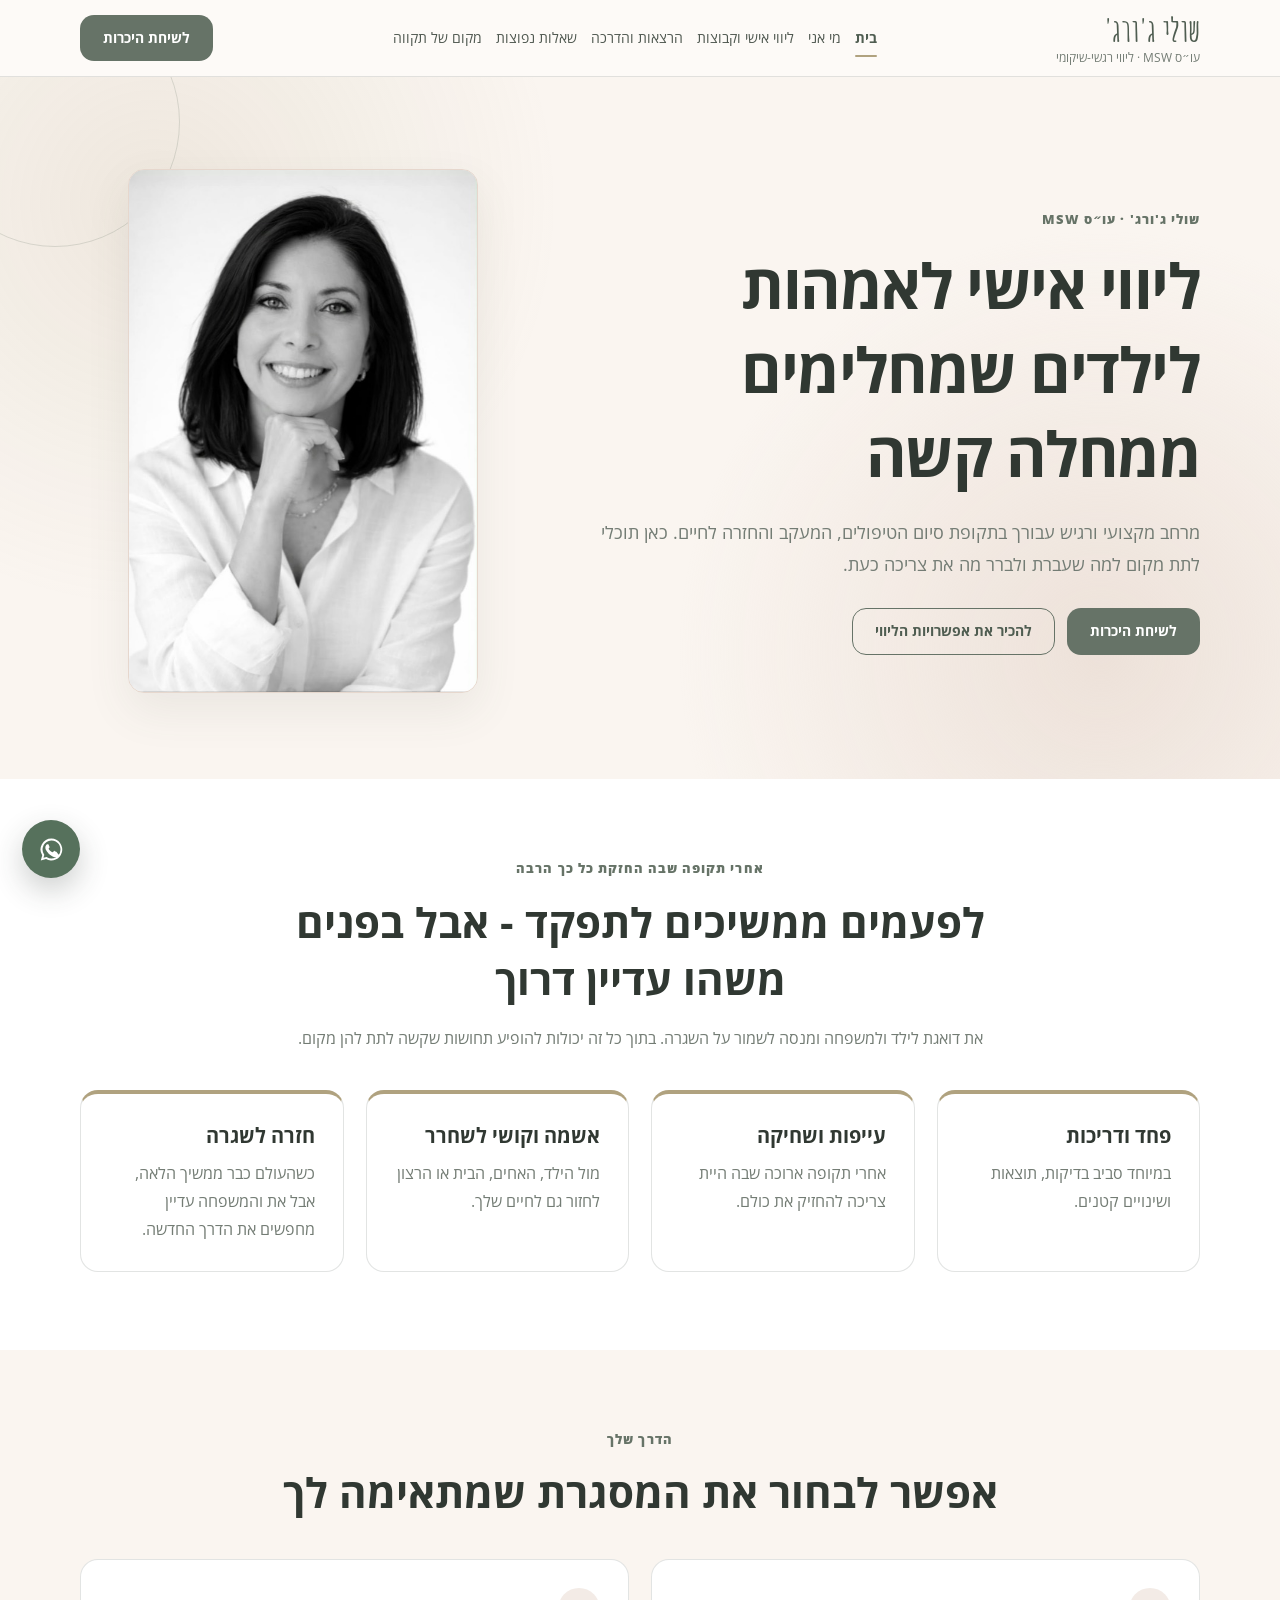
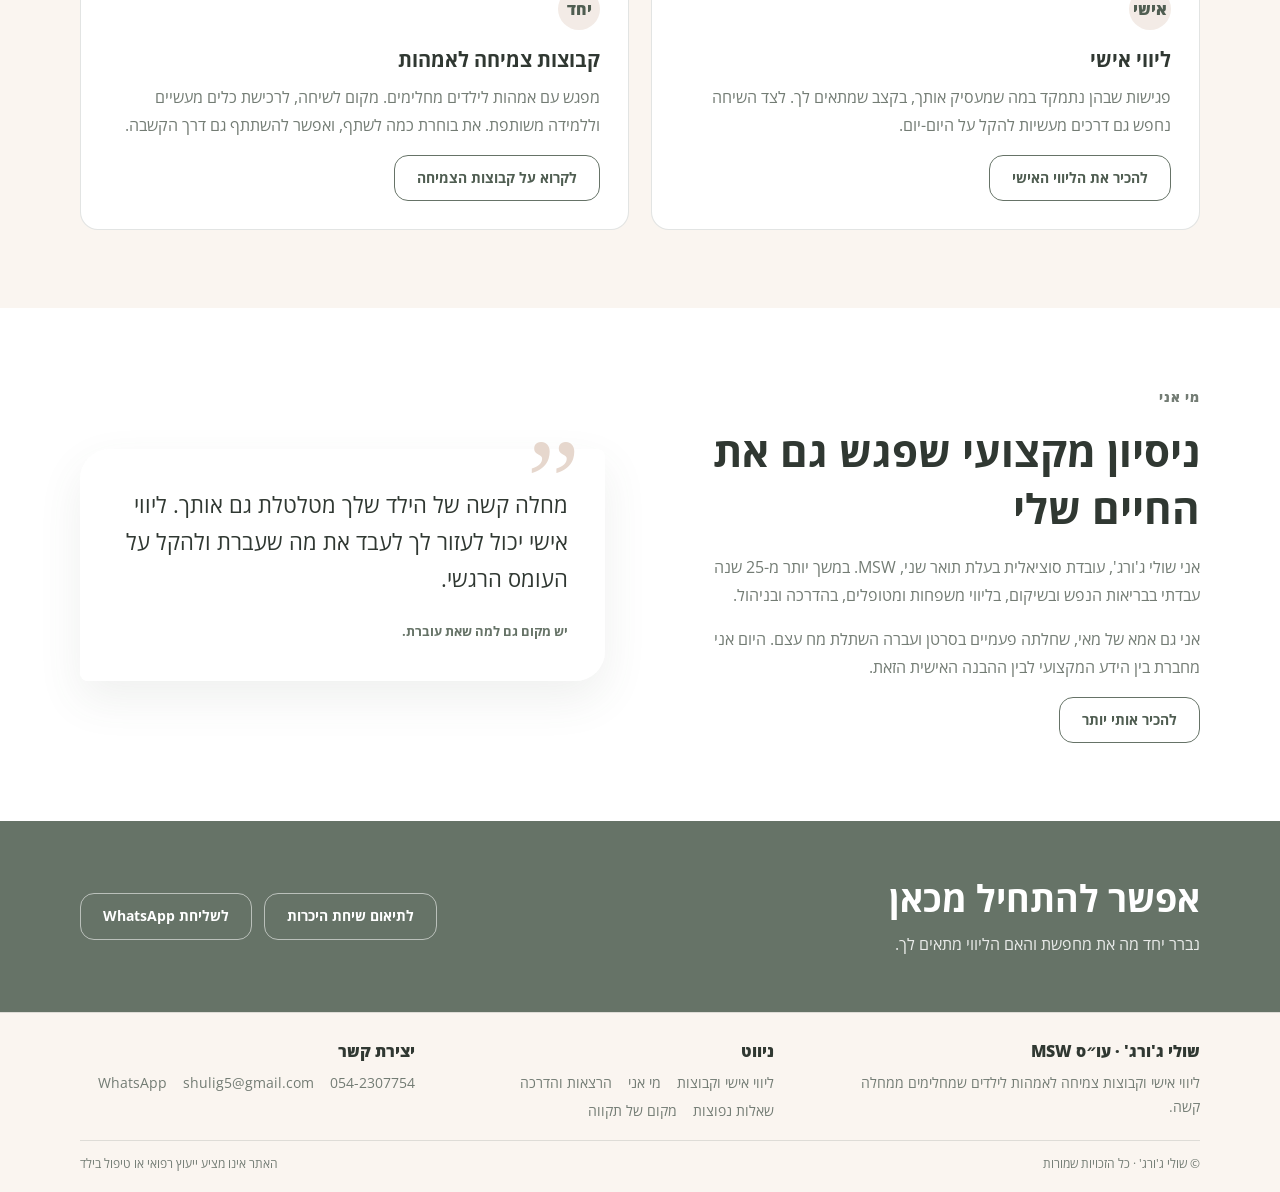
<file: index.html>
<!doctype html>
<html lang="he" dir="rtl">
  <head>
    <!-- Google tag (gtag.js) -->
    <script async src="https://www.googletagmanager.com/gtag/js?id=G-CXCB4WW7QP"></script>
    <script>
      window.dataLayer = window.dataLayer || [];
      function gtag(){dataLayer.push(arguments);}
      gtag('js', new Date());
      gtag('config', 'G-CXCB4WW7QP');
    </script>
    <meta charset="UTF-8" />
    <meta name="viewport" content="width=device-width, initial-scale=1" />
    <title>שולי ג'ורג' | ליווי אישי וקבוצות צמיחה לאמהות</title>
    <meta name="description" content="ליווי אישי וקבוצות צמיחה לאמהות לילדים שמחלימים ממחלה קשה. שולי ג'ורג', עו״ס MSW, מציעה מרחב רגשי-שיקומי בתקופת סיום הטיפולים והחזרה לחיים." />
    <meta property="og:title" content="שולי ג'ורג' | ליווי אישי וקבוצות צמיחה לאמהות" />
    <meta property="og:description" content="ליווי אישי וקבוצות צמיחה לאמהות לילדים שמחלימים ממחלה קשה. שולי ג'ורג', עו״ס MSW, מציעה מרחב רגשי-שיקומי בתקופת סיום הטיפולים והחזרה לחיים." />
    <meta property="og:type" content="website" />
    <meta property="og:locale" content="he_IL" />
    <meta property="og:site_name" content="שולי ג'ורג'" />
    <meta name="twitter:card" content="summary" />
    <meta name="twitter:title" content="שולי ג'ורג' | ליווי אישי וקבוצות צמיחה לאמהות" />
    <meta name="twitter:description" content="ליווי אישי וקבוצות צמיחה לאמהות לילדים שמחלימים ממחלה קשה. שולי ג'ורג', עו״ס MSW, מציעה מרחב רגשי-שיקומי בתקופת סיום הטיפולים והחזרה לחיים." />
    <link rel="icon" href="favicon.svg" />
    <link rel="stylesheet" href="styles.css?v=hope-page" />
    <script type="application/ld+json">{"@context":"https://schema.org","@type":"WebPage","name":"שולי ג'ורג' | ליווי אישי וקבוצות צמיחה לאמהות","description":"ליווי אישי וקבוצות צמיחה לאמהות לילדים שמחלימים ממחלה קשה. שולי ג'ורג', עו״ס MSW, מציעה מרחב רגשי-שיקומי בתקופת סיום הטיפולים והחזרה לחיים.","inLanguage":"he","author":{"@type":"Person","name":"שולי ג'ורג'","jobTitle":"עובדת סוציאלית MSW","telephone":"+972542307754","email":"shulig5@gmail.com","knowsLanguage":"he"}}</script>
  </head>
  <body>
    <a class="skip-link" href="#main">דילוג לתוכן המרכזי</a>
    <header class="site-header">
      <div class="container header-inner">
        <a class="brand" href="index.html" aria-label="שולי ג'ורג' - עמוד הבית">
          <span class="brand-name">שולי ג'ורג'</span>
          <span class="brand-role">עו״ס MSW · ליווי רגשי-שיקומי</span>
        </a>
        <nav class="desktop-nav" aria-label="ניווט ראשי">
          <a href="index.html" aria-current="page">בית</a>
          <a href="about.html">מי אני</a>
          <a href="support.html">ליווי אישי וקבוצות</a>
          <a href="organizations.html">הרצאות והדרכה</a>
          <a href="faq.html">שאלות נפוצות</a><a href="hope.html">מקום של תקווה</a>
        </nav>
        <div class="header-actions">
          <a class="button button-primary" href="tel:+972542307754">לשיחת היכרות</a>
          <button class="menu-toggle" type="button" aria-label="פתיחת תפריט" aria-expanded="false" aria-controls="mobile-nav" data-menu-button><span></span></button>
        </div>
      </div>
      <nav class="mobile-nav" id="mobile-nav" aria-label="ניווט לנייד" data-mobile-menu>
        <a href="index.html" aria-current="page">בית</a><a href="about.html">מי אני</a><a href="support.html">ליווי אישי וקבוצות</a><a href="organizations.html">הרצאות והדרכת צוותים</a><a href="faq.html">שאלות נפוצות</a><a href="hope.html">מקום של תקווה</a><a class="button button-primary" href="tel:+972542307754">לשיחת היכרות</a>
      </nav>
    </header>

    <main id="main">
      <section class="hero">
        <div class="container hero-grid">
          <div class="hero-intro">
            <p class="eyebrow">שולי ג'ורג' · עו״ס MSW</p>
            <h1>ליווי אישי לאמהות לילדים שמחלימים ממחלה קשה</h1>
            <p class="hero-copy">מרחב מקצועי ורגיש עבורך בתקופת סיום הטיפולים, המעקב והחזרה לחיים. כאן תוכלי לתת מקום למה שעברת ולברר מה את צריכה כעת.</p>
            <div class="hero-actions">
              <a class="button button-primary" href="tel:+972542307754">לשיחת היכרות</a>
              <a class="button button-secondary" href="support.html">להכיר את אפשרויות הליווי</a>
            </div>
          </div>
          <figure class="portrait hero-portrait">
            <div class="portrait-crop"><img src="assets/shuli-george-portrait.jpg" alt="שולי ג'ורג', עובדת סוציאלית MSW, בתצלום שחור לבן" width="590" height="1280" fetchpriority="high" decoding="async" /></div>
          </figure>
        </div>
      </section>

      <section class="section section-white">
        <div class="container">
          <div class="section-heading aos">
            <p class="eyebrow">אחרי תקופה שבה החזקת כל כך הרבה</p>
            <h2>לפעמים ממשיכים לתפקד - אבל בפנים משהו עדיין דרוך</h2>
            <p>את דואגת לילד ולמשפחה ומנסה לשמור על השגרה. בתוך כל זה יכולות להופיע תחושות שקשה לתת להן מקום.</p>
          </div>
          <div class="grid-4 concern-cards">
            <article class="card card-accent aos"><h3>פחד ודריכות</h3><p>במיוחד סביב בדיקות, תוצאות ושינויים קטנים.</p></article>
            <article class="card card-accent aos"><h3>עייפות ושחיקה</h3><p>אחרי תקופה ארוכה שבה היית צריכה להחזיק את כולם.</p></article>
            <article class="card card-accent aos"><h3>אשמה וקושי לשחרר</h3><p>מול הילד, האחים, הבית או הרצון לחזור גם לחיים שלך.</p></article>
            <article class="card card-accent aos"><h3>חזרה לשגרה</h3><p>כשהעולם כבר ממשיך הלאה, אבל את והמשפחה עדיין מחפשים את הדרך החדשה.</p></article>
          </div>
        </div>
      </section>

      <section class="section section-alt">
        <div class="container">
          <div class="section-heading aos"><p class="eyebrow">הדרך שלך</p><h2>אפשר לבחור את המסגרת שמתאימה לך</h2></div>
          <div class="grid-2">
            <article class="card aos">
              <span class="number">אישי</span>
              <h3>ליווי אישי</h3>
              <p>פגישות שבהן נתמקד במה שמעסיק אותך, בקצב שמתאים לך. לצד השיחה נחפש גם דרכים מעשיות להקל על היום-יום.</p>
              <a class="button button-secondary" href="support.html#personal">להכיר את הליווי האישי</a>
            </article>
            <article class="card aos">
              <span class="number">יחד</span>
              <h3>קבוצות צמיחה לאמהות</h3>
              <p>מפגש עם אמהות לילדים מחלימים. מקום לשיחה, לרכישת כלים מעשיים וללמידה משותפת. את בוחרת כמה לשתף, ואפשר להשתתף גם דרך הקשבה.</p>
              <a class="button button-secondary" href="support.html#group">לקרוא על קבוצות הצמיחה</a>
            </article>
          </div>
        </div>
      </section>

      <section class="section section-white">
        <div class="container split split-center">
          <div class="prose aos">
            <p class="eyebrow">מי אני</p>
            <h2>ניסיון מקצועי שפגש גם את החיים שלי</h2>
            <p>אני שולי ג'ורג', עובדת סוציאלית בעלת תואר שני, MSW. במשך יותר מ-25 שנה עבדתי בבריאות הנפש ובשיקום, בליווי משפחות ומטופלים, בהדרכה ובניהול.</p>
            <p>אני גם אמא של מאי, שחלתה פעמיים בסרטן ועברה השתלת מח עצם. היום אני מחברת בין הידע המקצועי לבין ההבנה האישית הזאת.</p>
            <a class="button button-secondary" href="about.html">להכיר אותי יותר</a>
          </div>
          <aside class="hero-card aos" aria-label="מסר אישי">
            <p>מחלה קשה של הילד שלך מטלטלת גם אותך. ליווי אישי יכול לעזור לך לעבד את מה שעברת ולהקל על העומס הרגשי.</p>
            <small>יש מקום גם למה שאת עוברת.</small>
          </aside>
        </div>
      </section>

      <section class="cta-band">
        <div class="container cta-inner">
          <div><h2>אפשר להתחיל מכאן</h2><p>נברר יחד מה את מחפשת והאם הליווי מתאים לך.</p></div>
          <div class="cta-actions"><a class="button button-light" href="tel:+972542307754">לתיאום שיחת היכרות</a><a class="button button-light" href="https://wa.me/972542307754?text=היי%2C%20אשמח%20לברר%20על%20הליווי" target="_blank" rel="noopener noreferrer">לשליחת WhatsApp</a></div>
        </div>
      </section>
    </main>

    <footer class="site-footer">
      <div class="container">
        <div class="footer-grid">
          <div><p class="footer-title">שולי ג'ורג' · עו״ס MSW</p><p class="footer-text">ליווי אישי וקבוצות צמיחה לאמהות לילדים שמחלימים ממחלה קשה.</p></div>
          <div><p class="footer-title">ניווט</p><div class="footer-links"><a href="support.html">ליווי אישי וקבוצות</a><a href="about.html">מי אני</a><a href="organizations.html">הרצאות והדרכה</a><a href="faq.html">שאלות נפוצות</a><a href="hope.html">מקום של תקווה</a></div></div>
          <div><p class="footer-title">יצירת קשר</p><div class="footer-links"><a href="tel:+972542307754" dir="ltr">054-2307754</a><a href="mailto:shulig5@gmail.com">shulig5@gmail.com</a><a href="https://wa.me/972542307754" target="_blank" rel="noopener noreferrer">WhatsApp</a></div></div>
        </div>
        <div class="footer-bottom"><span>© שולי ג'ורג' · כל הזכויות שמורות</span><span>האתר אינו מציע ייעוץ רפואי או טיפול בילד</span></div>
      </div>
    </footer>
    <a class="whatsapp-float" href="https://wa.me/972542307754?text=היי%2C%20אשמח%20לברר%20על%20הליווי" target="_blank" rel="noopener noreferrer" aria-label="שליחת הודעה ב-WhatsApp"><svg viewBox="0 0 32 32" aria-hidden="true"><path d="M16 3A13 13 0 005 22.9L3.3 29l6.2-1.6A13 13 0 1016 3zm0 23.6a10.6 10.6 0 01-5.4-1.5l-.4-.2-3.7 1 1-3.6-.3-.4A10.6 10.6 0 1116 26.6zm5.8-7.9c-.3-.2-1.9-.9-2.2-1-.3-.1-.5-.2-.7.2l-1 1.2c-.2.2-.4.2-.7.1-1.9-.9-3.2-1.7-4.5-3.9-.3-.6.3-.6.9-1.8.1-.2 0-.5 0-.7l-1-2.4c-.3-.6-.6-.5-.8-.5h-.7c-.2 0-.7.1-1 .5s-1.4 1.4-1.4 3.4 1.5 3.9 1.7 4.2c.2.3 2.9 4.4 7 6.2 2.6 1.1 3.6 1.2 4.9 1 .8-.1 1.9-.8 2.2-1.5.3-.8.3-1.4.2-1.5-.1-.2-.4-.3-.7-.5z"/></svg></a>
    <script src="script.js"></script>
  </body>
</html>
</file>
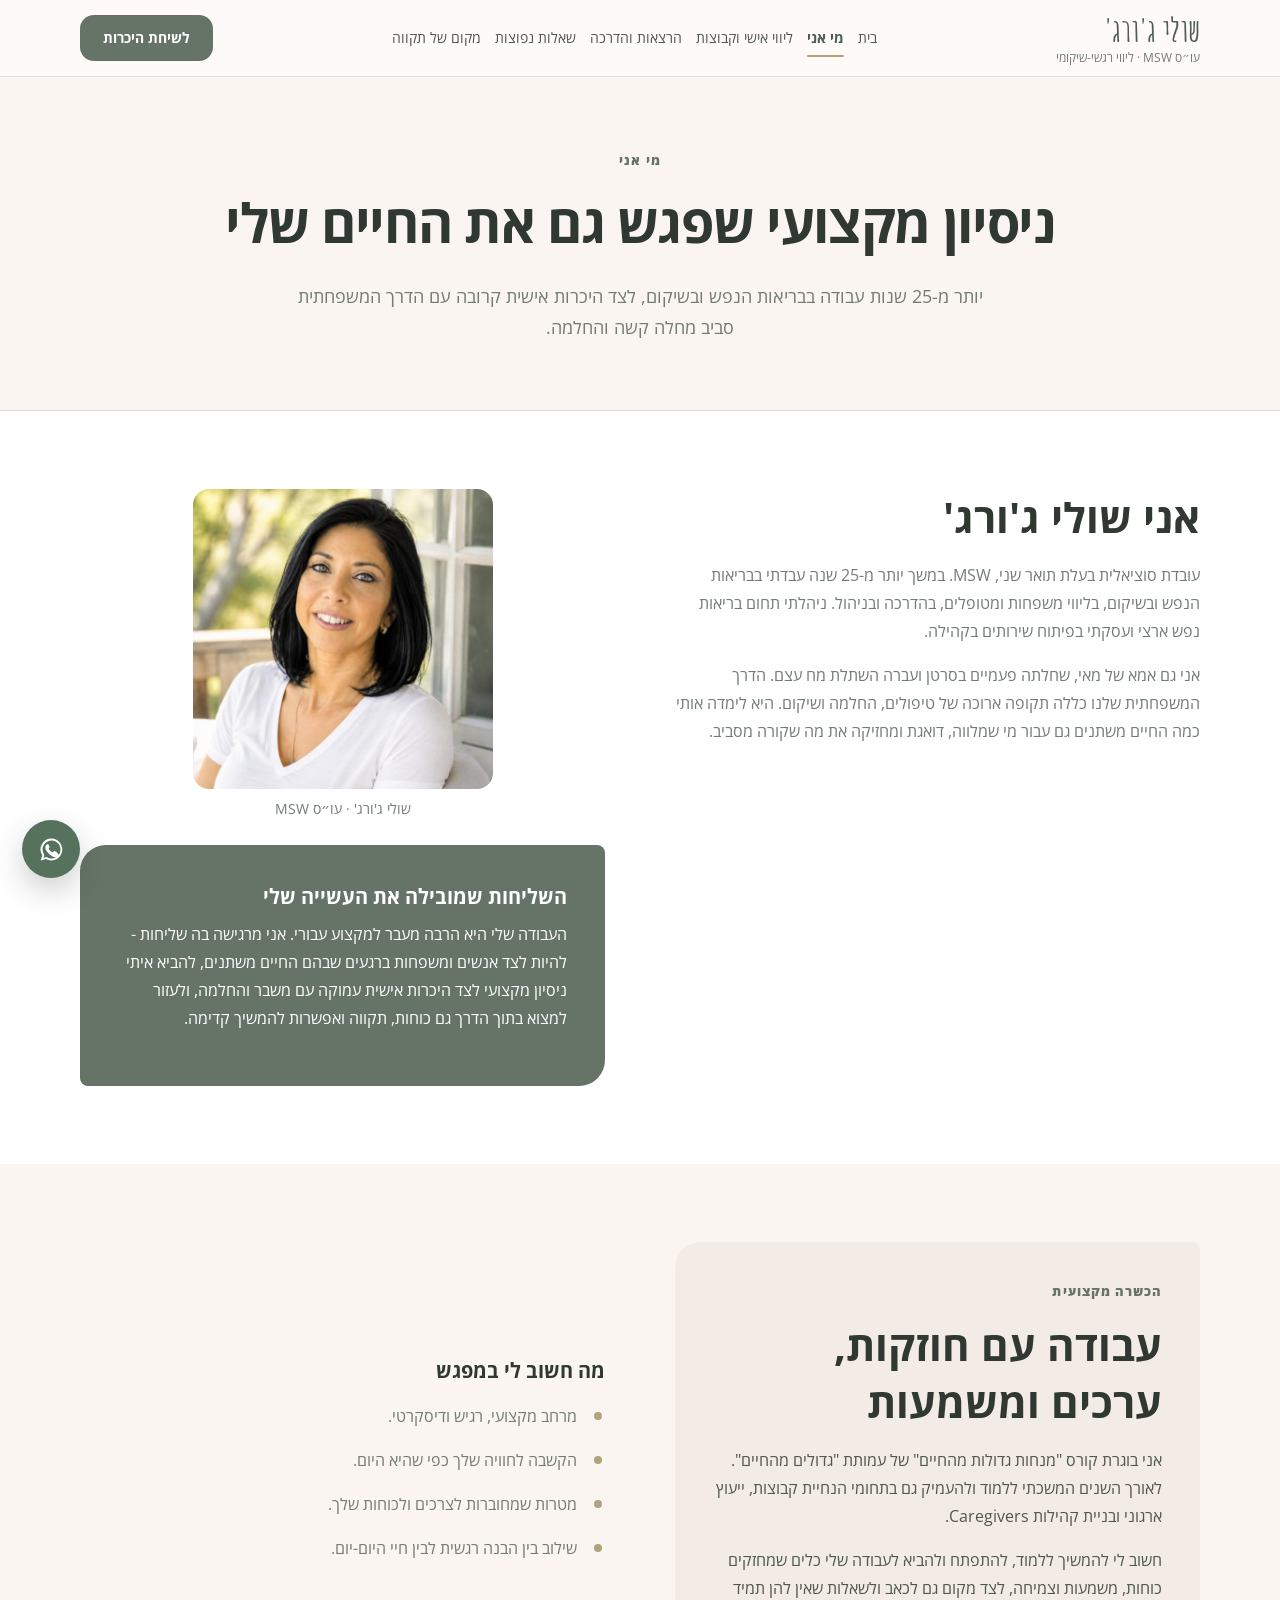
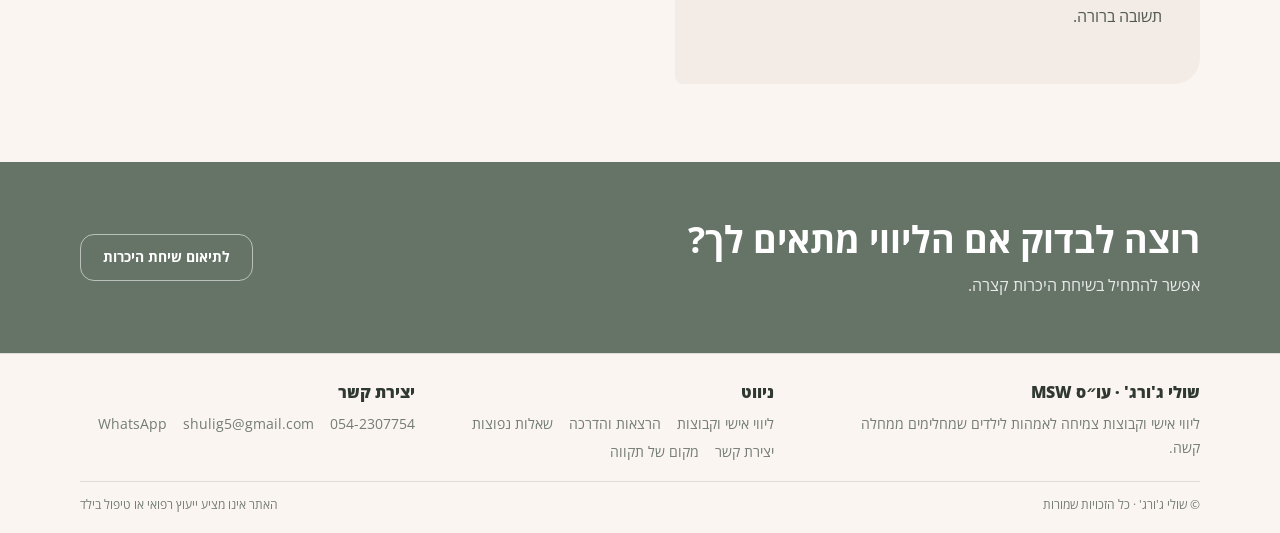
<file: about.html>
<!doctype html>
<html lang="he" dir="rtl">
<head>
    <!-- Google tag (gtag.js) -->
    <script async src="https://www.googletagmanager.com/gtag/js?id=G-CXCB4WW7QP"></script>
    <script>
      window.dataLayer = window.dataLayer || [];
      function gtag(){dataLayer.push(arguments);}
      gtag('js', new Date());
      gtag('config', 'G-CXCB4WW7QP');
    </script>
    <meta charset="UTF-8" />
    <meta name="viewport" content="width=device-width, initial-scale=1" />
    <title>מי אני - שולי ג'ורג', עובדת סוציאלית MSW</title>
    <meta name="description" content="הכירי את שולי ג'ורג', עובדת סוציאלית MSW עם יותר מ-25 שנות ניסיון בבריאות הנפש ובשיקום, המשלבת ניסיון מקצועי ואישי בליווי אמהות לילדים מחלימים." />
    <meta property="og:title" content="מי אני - שולי ג'ורג', עובדת סוציאלית MSW" />
    <meta property="og:description" content="הכירי את שולי ג'ורג', עובדת סוציאלית MSW עם יותר מ-25 שנות ניסיון בבריאות הנפש ובשיקום, המשלבת ניסיון מקצועי ואישי בליווי אמהות לילדים מחלימים." />
    <meta property="og:type" content="website" />
    <meta property="og:locale" content="he_IL" />
    <meta property="og:site_name" content="שולי ג'ורג'" />
    <meta name="twitter:card" content="summary" />
    <meta name="twitter:title" content="מי אני - שולי ג'ורג', עובדת סוציאלית MSW" />
    <meta name="twitter:description" content="הכירי את שולי ג'ורג', עובדת סוציאלית MSW עם יותר מ-25 שנות ניסיון בבריאות הנפש ובשיקום, המשלבת ניסיון מקצועי ואישי בליווי אמהות לילדים מחלימים." />
    <link rel="icon" href="favicon.svg" />
    <link rel="stylesheet" href="styles.css?v=hope-page" />
    <script type="application/ld+json">{"@context":"https://schema.org","@type":"AboutPage","name":"מי אני - שולי ג'ורג', עובדת סוציאלית MSW","description":"הכירי את שולי ג'ורג', עובדת סוציאלית MSW עם יותר מ-25 שנות ניסיון בבריאות הנפש ובשיקום, המשלבת ניסיון מקצועי ואישי בליווי אמהות לילדים מחלימים.","inLanguage":"he","mainEntity":{"@type":"Person","name":"שולי ג'ורג'","jobTitle":"עובדת סוציאלית MSW","telephone":"+972542307754","email":"shulig5@gmail.com","knowsLanguage":"he"}}</script>
  </head>
<body>
  <a class="skip-link" href="#main">דילוג לתוכן המרכזי</a>
  <header class="site-header"><div class="container header-inner"><a class="brand" href="index.html"><span class="brand-name">שולי ג'ורג'</span><span class="brand-role">עו״ס MSW · ליווי רגשי-שיקומי</span></a><nav class="desktop-nav" aria-label="ניווט ראשי"><a href="index.html">בית</a><a href="about.html" aria-current="page">מי אני</a><a href="support.html">ליווי אישי וקבוצות</a><a href="organizations.html">הרצאות והדרכה</a><a href="faq.html">שאלות נפוצות</a><a href="hope.html">מקום של תקווה</a></nav><div class="header-actions"><a class="button button-primary" href="tel:+972542307754">לשיחת היכרות</a><button class="menu-toggle" type="button" aria-label="פתיחת תפריט" aria-expanded="false" aria-controls="mobile-nav" data-menu-button><span></span></button></div></div><nav class="mobile-nav" id="mobile-nav" aria-label="ניווט לנייד" data-mobile-menu><a href="index.html">בית</a><a href="about.html" aria-current="page">מי אני</a><a href="support.html">ליווי אישי וקבוצות</a><a href="organizations.html">הרצאות והדרכת צוותים</a><a href="faq.html">שאלות נפוצות</a><a href="hope.html">מקום של תקווה</a><a class="button button-primary" href="tel:+972542307754">לשיחת היכרות</a></nav></header>
  <main id="main">
    <section class="page-hero"><div class="container"><p class="eyebrow">מי אני</p><h1>ניסיון מקצועי שפגש גם את החיים שלי</h1><p>יותר מ-25 שנות עבודה בבריאות הנפש ובשיקום, לצד היכרות אישית קרובה עם הדרך המשפחתית סביב מחלה קשה והחלמה.</p></div></section>
    <section class="section section-white"><div class="container split">
      <div class="prose aos"><h2>אני שולי ג'ורג'</h2><p>עובדת סוציאלית בעלת תואר שני, MSW. במשך יותר מ-25 שנה עבדתי בבריאות הנפש ובשיקום, בליווי משפחות ומטופלים, בהדרכה ובניהול. ניהלתי תחום בריאות נפש ארצי ועסקתי בפיתוח שירותים בקהילה.</p><p>אני גם אמא של מאי, שחלתה פעמיים בסרטן ועברה השתלת מח עצם. הדרך המשפחתית שלנו כללה תקופה ארוכה של טיפולים, החלמה ושיקום. היא לימדה אותי כמה החיים משתנים גם עבור מי שמלווה, דואגת ומחזיקה את מה שקורה מסביב.</p></div>
      <div class="about-portrait-column"><figure class="portrait aos"><div class="portrait-photo"><img src="assets/shuli-george-color.jpg" alt="שולי ג'ורג', עובדת סוציאלית MSW" width="640" height="640" loading="lazy" decoding="async" /></div><figcaption>שולי ג'ורג' · עו״ס MSW</figcaption></figure><aside class="highlight-panel aos"><h3>השליחות שמובילה את העשייה שלי</h3><p>העבודה שלי היא הרבה מעבר למקצוע עבורי. אני מרגישה בה שליחות - להיות לצד אנשים ומשפחות ברגעים שבהם החיים משתנים, להביא איתי ניסיון מקצועי לצד היכרות אישית עמוקה עם משבר והחלמה, ולעזור למצוא בתוך הדרך גם כוחות, תקווה ואפשרות להמשיך קדימה.</p></aside></div>
    </div></section>
    <section class="section section-alt"><div class="container split split-center">
      <div class="quote-panel aos"><p class="eyebrow">הכשרה מקצועית</p><h2>עבודה עם חוזקות, ערכים ומשמעות</h2><p>אני בוגרת קורס "מנחות גדולות מהחיים" של עמותת "גדולים מהחיים". לאורך השנים המשכתי ללמוד ולהעמיק גם בתחומי הנחיית קבוצות, ייעוץ ארגוני ובניית קהילות <bdi lang="en">Caregivers</bdi>.</p><p>חשוב לי להמשיך ללמוד, להתפתח ולהביא לעבודה שלי כלים שמחזקים כוחות, משמעות וצמיחה, לצד מקום גם לכאב ולשאלות שאין להן תמיד תשובה ברורה.</p></div>
      <div class="prose aos"><h3>מה חשוב לי במפגש</h3><ul class="feature-list"><li>מרחב מקצועי, רגיש ודיסקרטי.</li><li>הקשבה לחוויה שלך כפי שהיא היום.</li><li>מטרות שמחוברות לצרכים ולכוחות שלך.</li><li>שילוב בין הבנה רגשית לבין חיי היום-יום.</li></ul></div>
    </div></section>
    <section class="cta-band"><div class="container cta-inner"><div><h2>רוצה לבדוק אם הליווי מתאים לך?</h2><p>אפשר להתחיל בשיחת היכרות קצרה.</p></div><div class="cta-actions"><a class="button button-light" href="tel:+972542307754">לתיאום שיחת היכרות</a></div></div></section>
  </main>
  <footer class="site-footer"><div class="container"><div class="footer-grid"><div><p class="footer-title">שולי ג'ורג' · עו״ס MSW</p><p class="footer-text">ליווי אישי וקבוצות צמיחה לאמהות לילדים שמחלימים ממחלה קשה.</p></div><div><p class="footer-title">ניווט</p><div class="footer-links"><a href="support.html">ליווי אישי וקבוצות</a><a href="organizations.html">הרצאות והדרכה</a><a href="faq.html">שאלות נפוצות</a><a href="contact.html">יצירת קשר</a><a href="hope.html">מקום של תקווה</a></div></div><div><p class="footer-title">יצירת קשר</p><div class="footer-links"><a href="tel:+972542307754" dir="ltr">054-2307754</a><a href="mailto:shulig5@gmail.com">shulig5@gmail.com</a><a href="https://wa.me/972542307754" target="_blank" rel="noopener noreferrer">WhatsApp</a></div></div></div><div class="footer-bottom"><span>© שולי ג'ורג' · כל הזכויות שמורות</span><span>האתר אינו מציע ייעוץ רפואי או טיפול בילד</span></div></div></footer>
  <a class="whatsapp-float" href="https://wa.me/972542307754?text=היי%2C%20אשמח%20לברר%20על%20הליווי" target="_blank" rel="noopener noreferrer" aria-label="שליחת הודעה ב-WhatsApp"><svg viewBox="0 0 32 32" aria-hidden="true"><path d="M16 3A13 13 0 005 22.9L3.3 29l6.2-1.6A13 13 0 1016 3zm0 23.6a10.6 10.6 0 01-5.4-1.5l-.4-.2-3.7 1 1-3.6-.3-.4A10.6 10.6 0 1116 26.6zm5.8-7.9c-.3-.2-1.9-.9-2.2-1-.3-.1-.5-.2-.7.2l-1 1.2c-.2.2-.4.2-.7.1-1.9-.9-3.2-1.7-4.5-3.9-.3-.6.3-.6.9-1.8.1-.2 0-.5 0-.7l-1-2.4c-.3-.6-.6-.5-.8-.5h-.7c-.2 0-.7.1-1 .5s-1.4 1.4-1.4 3.4 1.5 3.9 1.7 4.2c.2.3 2.9 4.4 7 6.2 2.6 1.1 3.6 1.2 4.9 1 .8-.1 1.9-.8 2.2-1.5.3-.8.3-1.4.2-1.5-.1-.2-.4-.3-.7-.5z"/></svg></a>
  <script src="script.js"></script>
</body></html>
</file>
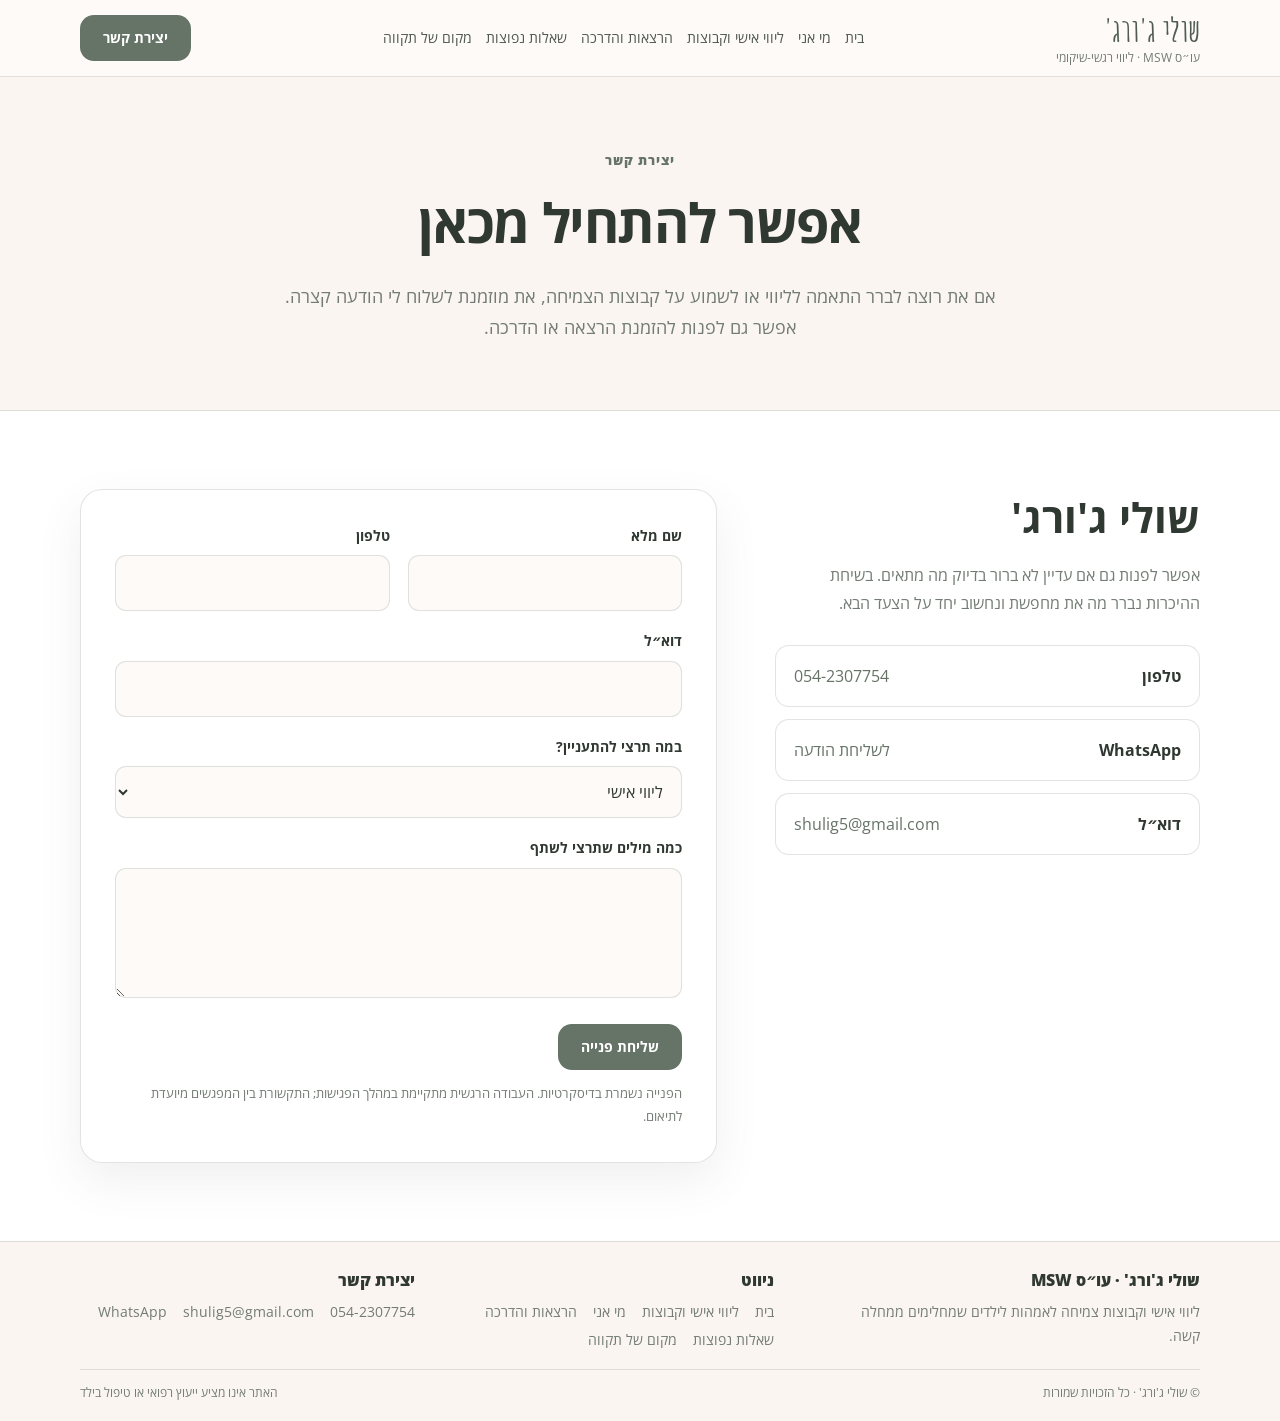
<file: contact.html>
<!doctype html>
<html lang="he" dir="rtl">
<head>
    <!-- Google tag (gtag.js) -->
    <script async src="https://www.googletagmanager.com/gtag/js?id=G-CXCB4WW7QP"></script>
    <script>
      window.dataLayer = window.dataLayer || [];
      function gtag(){dataLayer.push(arguments);}
      gtag('js', new Date());
      gtag('config', 'G-CXCB4WW7QP');
    </script>
    <meta charset="UTF-8" />
    <meta name="viewport" content="width=device-width, initial-scale=1" />
    <title>יצירת קשר ושיחת היכרות | שולי ג'ורג'</title>
    <meta name="description" content="אפשר להתחיל מכאן: צרי קשר עם שולי ג'ורג' בטלפון 054-2307754, ב-WhatsApp או בטופס לבירור על ליווי אישי, קבוצות צמיחה, הרצאות והדרכה." />
    <meta property="og:title" content="יצירת קשר ושיחת היכרות | שולי ג'ורג'" />
    <meta property="og:description" content="אפשר להתחיל מכאן: צרי קשר עם שולי ג'ורג' בטלפון 054-2307754, ב-WhatsApp או בטופס לבירור על ליווי אישי, קבוצות צמיחה, הרצאות והדרכה." />
    <meta property="og:type" content="website" />
    <meta property="og:locale" content="he_IL" />
    <meta property="og:site_name" content="שולי ג'ורג'" />
    <meta name="twitter:card" content="summary" />
    <meta name="twitter:title" content="יצירת קשר ושיחת היכרות | שולי ג'ורג'" />
    <meta name="twitter:description" content="אפשר להתחיל מכאן: צרי קשר עם שולי ג'ורג' בטלפון 054-2307754, ב-WhatsApp או בטופס לבירור על ליווי אישי, קבוצות צמיחה, הרצאות והדרכה." />
    <link rel="icon" href="favicon.svg" />
    <link rel="stylesheet" href="styles.css?v=hope-page" />
    <script type="application/ld+json">{"@context":"https://schema.org","@type":"ContactPage","name":"יצירת קשר ושיחת היכרות | שולי ג'ורג'","description":"אפשר להתחיל מכאן: צרי קשר עם שולי ג'ורג' בטלפון 054-2307754, ב-WhatsApp או בטופס לבירור על ליווי אישי, קבוצות צמיחה, הרצאות והדרכה.","inLanguage":"he","author":{"@type":"Person","name":"שולי ג'ורג'","jobTitle":"עובדת סוציאלית MSW","telephone":"+972542307754","email":"shulig5@gmail.com","knowsLanguage":"he"}}</script>
  </head>
<body>
  <a class="skip-link" href="#main">דילוג לתוכן המרכזי</a>
  <header class="site-header"><div class="container header-inner"><a class="brand" href="index.html"><span class="brand-name">שולי ג'ורג'</span><span class="brand-role">עו״ס MSW · ליווי רגשי-שיקומי</span></a><nav class="desktop-nav" aria-label="ניווט ראשי"><a href="index.html">בית</a><a href="about.html">מי אני</a><a href="support.html">ליווי אישי וקבוצות</a><a href="organizations.html">הרצאות והדרכה</a><a href="faq.html">שאלות נפוצות</a><a href="hope.html">מקום של תקווה</a></nav><div class="header-actions"><a class="button button-primary" href="contact.html" aria-current="page">יצירת קשר</a><button class="menu-toggle" type="button" aria-label="פתיחת תפריט" aria-expanded="false" aria-controls="mobile-nav" data-menu-button><span></span></button></div></div><nav class="mobile-nav" id="mobile-nav" aria-label="ניווט לנייד" data-mobile-menu><a href="index.html">בית</a><a href="about.html">מי אני</a><a href="support.html">ליווי אישי וקבוצות</a><a href="organizations.html">הרצאות והדרכת צוותים</a><a href="faq.html">שאלות נפוצות</a><a href="hope.html">מקום של תקווה</a><a class="button button-primary" href="contact.html" aria-current="page">יצירת קשר</a></nav></header>
  <main id="main">
    <section class="page-hero"><div class="container"><p class="eyebrow">יצירת קשר</p><h1>אפשר להתחיל מכאן</h1><p>אם את רוצה לברר התאמה לליווי או לשמוע על קבוצות הצמיחה, את מוזמנת לשלוח לי הודעה קצרה. אפשר גם לפנות להזמנת הרצאה או הדרכה.</p></div></section>
    <section class="section section-white"><div class="container contact-grid">
      <div class="prose aos"><h2>שולי ג'ורג'</h2><p>אפשר לפנות גם אם עדיין לא ברור בדיוק מה מתאים. בשיחת ההיכרות נברר מה את מחפשת ונחשוב יחד על הצעד הבא.</p><div class="contact-list">
        <a class="contact-link" href="tel:+972542307754"><strong>טלפון</strong><span>054-2307754</span></a>
        <a class="contact-link" href="https://wa.me/972542307754?text=היי%2C%20אשמח%20לברר%20על%20הליווי" target="_blank" rel="noopener noreferrer"><strong>WhatsApp</strong><span>לשליחת הודעה</span></a>
        <a class="contact-link" href="mailto:shulig5@gmail.com"><strong>דוא״ל</strong><span>shulig5@gmail.com</span></a>
      </div></div>
      <div class="aos">
        <div class="form-success" tabindex="-1" data-form-success><h2>הפנייה נשלחה</h2><p>תודה שפנית. אחזור אלייך בהקדם.</p></div>
        <form class="contact-form" name="contact" method="POST" action="/contact.html" data-netlify="true" netlify-honeypot="bot-field" data-contact-form data-whatsapp="https://wa.me/972542307754?text=היי%2C%20ניסיתי%20לשלוח%20פנייה%20דרך%20האתר">
          <input type="hidden" name="form-name" value="contact" /><div hidden><label>לא למילוי <input name="bot-field" /></label></div>
          <div class="field-grid"><div class="field"><label for="name">שם מלא</label><input id="name" type="text" name="name" autocomplete="name" required /></div><div class="field"><label for="phone">טלפון</label><input id="phone" type="tel" name="phone" dir="ltr" autocomplete="tel" required /></div></div>
          <div class="field"><label for="email">דוא״ל</label><input id="email" type="email" name="email" dir="ltr" autocomplete="email" /></div>
          <div class="field"><label for="interest">במה תרצי להתעניין?</label><select id="interest" name="interest"><option value="personal">ליווי אישי</option><option value="group">קבוצות הצמיחה</option><option value="organization">הרצאה או הדרכת צוות</option><option value="other">נושא אחר</option></select></div>
          <div class="field"><label for="message">כמה מילים שתרצי לשתף</label><textarea id="message" name="message"></textarea></div>
          <button class="button button-primary" type="submit">שליחת פנייה</button><p class="form-note">הפנייה נשמרת בדיסקרטיות. העבודה הרגשית מתקיימת במהלך הפגישות; התקשורת בין המפגשים מיועדת לתיאום.</p>
        </form>
      </div>
    </div></section>
  </main>
  <footer class="site-footer"><div class="container"><div class="footer-grid"><div><p class="footer-title">שולי ג'ורג' · עו״ס MSW</p><p class="footer-text">ליווי אישי וקבוצות צמיחה לאמהות לילדים שמחלימים ממחלה קשה.</p></div><div><p class="footer-title">ניווט</p><div class="footer-links"><a href="index.html">בית</a><a href="support.html">ליווי אישי וקבוצות</a><a href="about.html">מי אני</a><a href="organizations.html">הרצאות והדרכה</a><a href="faq.html">שאלות נפוצות</a><a href="hope.html">מקום של תקווה</a></div></div><div><p class="footer-title">יצירת קשר</p><div class="footer-links"><a href="tel:+972542307754" dir="ltr">054-2307754</a><a href="mailto:shulig5@gmail.com">shulig5@gmail.com</a><a href="https://wa.me/972542307754" target="_blank" rel="noopener noreferrer">WhatsApp</a></div></div></div><div class="footer-bottom"><span>© שולי ג'ורג' · כל הזכויות שמורות</span><span>האתר אינו מציע ייעוץ רפואי או טיפול בילד</span></div></div></footer>
  <script src="script.js"></script>
  <script>const requestedInterest=new URLSearchParams(location.search).get("interest");const interestField=document.getElementById("interest");if(interestField&&requestedInterest&&[...interestField.options].some(option=>option.value===requestedInterest))interestField.value=requestedInterest;</script>
</body></html>
</file>
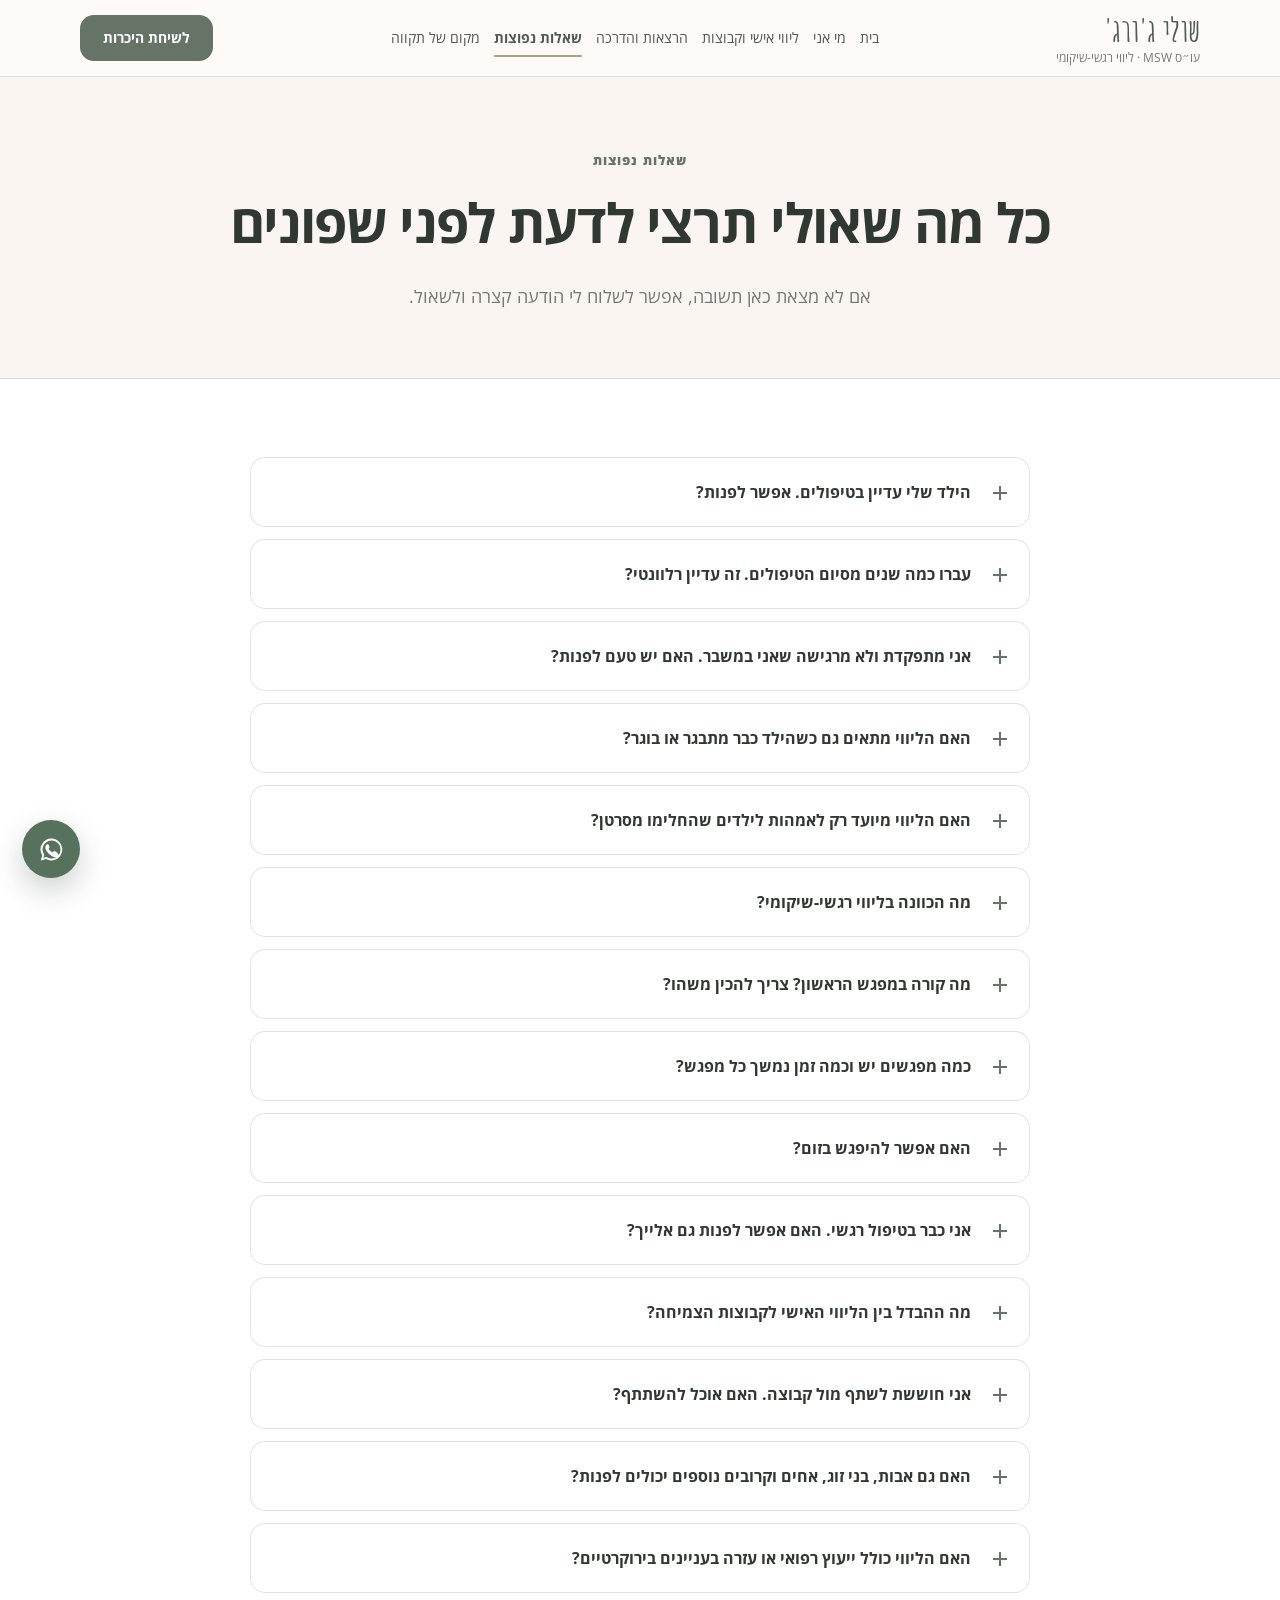
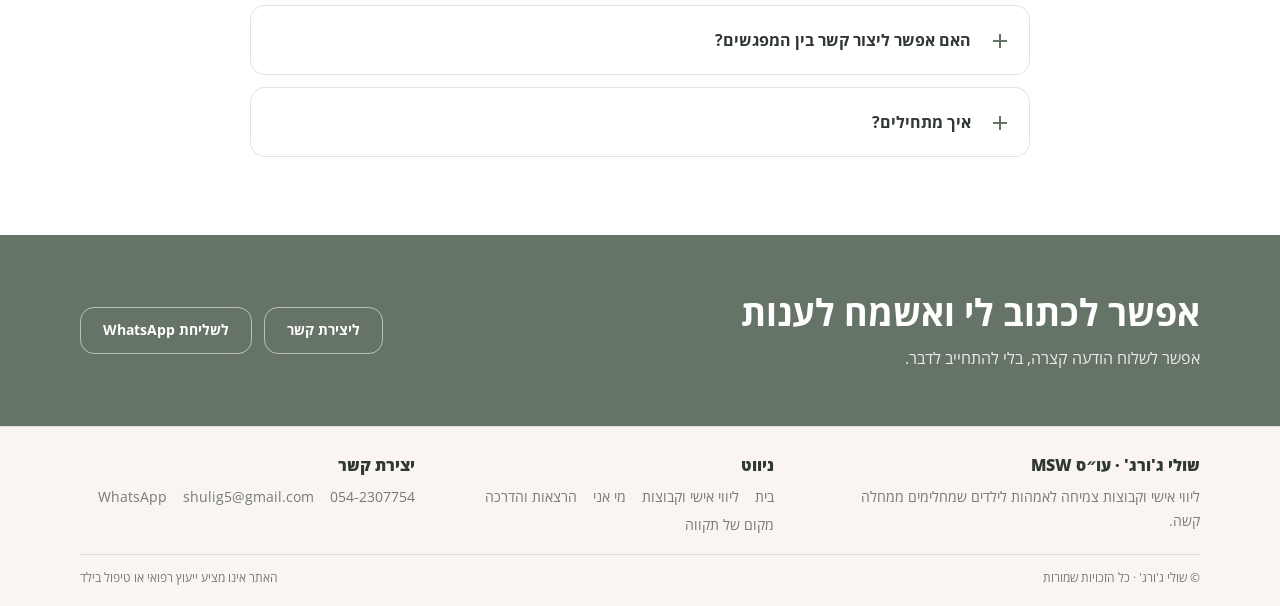
<file: faq.html>
<!doctype html>
<html lang="he" dir="rtl">
<head>
    <!-- Google tag (gtag.js) -->
    <script async src="https://www.googletagmanager.com/gtag/js?id=G-CXCB4WW7QP"></script>
    <script>
      window.dataLayer = window.dataLayer || [];
      function gtag(){dataLayer.push(arguments);}
      gtag('js', new Date());
      gtag('config', 'G-CXCB4WW7QP');
    </script>
    <meta charset="UTF-8" />
    <meta name="viewport" content="width=device-width, initial-scale=1" />
    <title>שאלות על ליווי אישי וקבוצות צמיחה | שולי ג'ורג'</title>
    <meta name="description" content="למי מתאים הליווי, איך מתחילים, כמה זמן נמשך מפגש ומה ההבדל בין ליווי אישי לקבוצות צמיחה? תשובות של שולי ג'ורג' לאמהות לילדים מחלימים." />
    <meta property="og:title" content="שאלות על ליווי אישי וקבוצות צמיחה | שולי ג'ורג'" />
    <meta property="og:description" content="למי מתאים הליווי, איך מתחילים, כמה זמן נמשך מפגש ומה ההבדל בין ליווי אישי לקבוצות צמיחה? תשובות של שולי ג'ורג' לאמהות לילדים מחלימים." />
    <meta property="og:type" content="website" />
    <meta property="og:locale" content="he_IL" />
    <meta property="og:site_name" content="שולי ג'ורג'" />
    <meta name="twitter:card" content="summary" />
    <meta name="twitter:title" content="שאלות על ליווי אישי וקבוצות צמיחה | שולי ג'ורג'" />
    <meta name="twitter:description" content="למי מתאים הליווי, איך מתחילים, כמה זמן נמשך מפגש ומה ההבדל בין ליווי אישי לקבוצות צמיחה? תשובות של שולי ג'ורג' לאמהות לילדים מחלימים." />
    <link rel="icon" href="favicon.svg" />
    <link rel="stylesheet" href="styles.css?v=hope-page" />
    <script type="application/ld+json">{"@context":"https://schema.org","@type":"WebPage","name":"שאלות על ליווי אישי וקבוצות צמיחה | שולי ג'ורג'","description":"למי מתאים הליווי, איך מתחילים, כמה זמן נמשך מפגש ומה ההבדל בין ליווי אישי לקבוצות צמיחה? תשובות של שולי ג'ורג' לאמהות לילדים מחלימים.","inLanguage":"he","author":{"@type":"Person","name":"שולי ג'ורג'","jobTitle":"עובדת סוציאלית MSW","telephone":"+972542307754","email":"shulig5@gmail.com","knowsLanguage":"he"}}</script>
  </head>
<body>
  <a class="skip-link" href="#main">דילוג לתוכן המרכזי</a>
  <header class="site-header"><div class="container header-inner"><a class="brand" href="index.html"><span class="brand-name">שולי ג'ורג'</span><span class="brand-role">עו״ס MSW · ליווי רגשי-שיקומי</span></a><nav class="desktop-nav" aria-label="ניווט ראשי"><a href="index.html">בית</a><a href="about.html">מי אני</a><a href="support.html">ליווי אישי וקבוצות</a><a href="organizations.html">הרצאות והדרכה</a><a href="faq.html" aria-current="page">שאלות נפוצות</a><a href="hope.html">מקום של תקווה</a></nav><div class="header-actions"><a class="button button-primary" href="tel:+972542307754">לשיחת היכרות</a><button class="menu-toggle" type="button" aria-label="פתיחת תפריט" aria-expanded="false" aria-controls="mobile-nav" data-menu-button><span></span></button></div></div><nav class="mobile-nav" id="mobile-nav" aria-label="ניווט לנייד" data-mobile-menu><a href="index.html">בית</a><a href="about.html">מי אני</a><a href="support.html">ליווי אישי וקבוצות</a><a href="organizations.html">הרצאות והדרכת צוותים</a><a href="faq.html" aria-current="page">שאלות נפוצות</a><a href="hope.html">מקום של תקווה</a><a class="button button-primary" href="tel:+972542307754">לשיחת היכרות</a></nav></header>
  <main id="main">
    <section class="page-hero"><div class="container"><p class="eyebrow">שאלות נפוצות</p><h1>כל מה שאולי תרצי לדעת לפני שפונים</h1><p>אם לא מצאת כאן תשובה, אפשר לשלוח לי הודעה קצרה ולשאול.</p></div></section>
    <section class="section section-white"><div class="narrow faq-list">
      <details class="faq-item aos"><summary>הילד שלי עדיין בטיפולים. אפשר לפנות?</summary><div class="faq-answer">כן. הליווי ממוקד בתקופת ההחלמה, אבל אפשר לפנות גם בזמן טיפול פעיל. נבדוק יחד אם הוא מתאים לשלב שאת נמצאת בו כעת.</div></details>
      <details class="faq-item aos"><summary>עברו כמה שנים מסיום הטיפולים. זה עדיין רלוונטי?</summary><div class="faq-answer">אפשר לפנות גם כשהטיפולים כבר רחוקים בזמן. מה שקובע הוא מה מעסיק אותך היום והאם המסגרת יכולה לעזור לך.</div></details>
      <details class="faq-item aos"><summary>אני מתפקדת ולא מרגישה שאני במשבר. האם יש טעם לפנות?</summary><div class="faq-answer">כן. גם כשאת מתפקדת, לפעמים יש צורך לעבד את מה שקרה, לעשות סדר בחוויה ולתת לה מקום בתוך סיפור החיים שלך. אפשר גם לברר מה את צריכה היום ואילו שינויים היית רוצה לעשות.</div></details>
      <details class="faq-item aos"><summary>האם הליווי מתאים גם כשהילד כבר מתבגר או בוגר?</summary><div class="faq-answer">המוקד הוא החוויה שלך כאמא. אפשר לפנות גם אם הילד שלך מתבגר או כבר בוגר; נבדוק התאמה לפי שלב ההחלמה ומה שאת צריכה.</div></details>
      <details class="faq-item aos"><summary>האם הליווי מיועד רק לאמהות לילדים שהחלימו מסרטן?</summary><div class="faq-answer">אפשר לפנות גם בעקבות מחלות קשות אחרות. בשיחת ההיכרות נברר מה עברת ומה יכול להתאים לך כעת.</div></details>
      <details class="faq-item aos"><summary>מה הכוונה בליווי רגשי-שיקומי?</summary><div class="faq-answer">זהו ליווי שנותן מקום לחוויה הרגשית שלך ומתייחס גם לחיי היומיום: לתפקוד, לקשרים, לעבודה ולדברים שאת רוצה לחזור לעשות.</div></details>
      <details class="faq-item aos"><summary>מה קורה במפגש הראשון? צריך להכין משהו?</summary><div class="faq-answer">נתחיל בהיכרות ובמה שהביא אותך לפנות. אין צורך להכין סיפור מסודר. אפשר להתחיל במה שנוח לך לומר, ולברר יחד מה חשוב לך.</div></details>
      <details class="faq-item aos"><summary>כמה מפגשים יש וכמה זמן נמשך כל מפגש?</summary><div class="faq-answer">אפשר להתחיל במסגרת של 6-8 מפגשים בני 50 דקות. את משך הליווי והקצב נקבע יחד; אפשר לקצר את התהליך או להמשיך מעבר לכך לפי הצורך.</div></details>
      <details class="faq-item aos"><summary>האם אפשר להיפגש בזום?</summary><div class="faq-answer">כן. המפגשים מתקיימים בזום או פנים אל פנים, בתיאום ובהתאם לזמינות.</div></details>
      <details class="faq-item aos"><summary>אני כבר בטיפול רגשי. האם אפשר לפנות גם אלייך?</summary><div class="faq-answer">אפשר לפנות לבדיקת התאמה. נתייחס לטיפול הקיים ולמטרות שלו ונבחן אם הליווי יכול להוסיף לך באופן מתאים.</div></details>
      <details class="faq-item aos"><summary>מה ההבדל בין הליווי האישי לקבוצות הצמיחה?</summary><div class="faq-answer">בליווי האישי הזמן והתוכן מוקדשים לך. בקבוצה יש גם מפגש עם אמהות אחרות, תרגילים ולמידה משותפת. אפשר להתייעץ איתי איזו מסגרת מתאימה לך.</div></details>
      <details class="faq-item aos"><summary>אני חוששת לשתף מול קבוצה. האם אוכל להשתתף?</summary><div class="faq-answer">השיתוף הוא מתוך בחירה. את מחליטה כמה לספר, ואפשר להשתתף גם דרך הקשבה ותרגול.</div></details>
      <details class="faq-item aos"><summary>האם גם אבות, בני זוג, אחים וקרובים נוספים יכולים לפנות?</summary><div class="faq-answer">המיקוד שלי הוא בליווי אמהות. גם אבות, בני זוג, אחים ואחיות, בני משפחה נוספים וחברים קרובים יכולים לפנות לבירור. בכל פנייה נבדוק אם הליווי מתאים לצורך של מי שפונה.</div></details>
      <details class="faq-item aos"><summary>האם הליווי כולל ייעוץ רפואי או עזרה בעניינים בירוקרטיים?</summary><div class="faq-answer">הליווי מתמקד בך ובחיי היומיום שלך. הוא אינו כולל ייעוץ רפואי, טיפול בילד או סיוע בירוקרטי.</div></details>
      <details class="faq-item aos"><summary>האם אפשר ליצור קשר בין המפגשים?</summary><div class="faq-answer">הקשר בין המפגשים מיועד בעיקר לתיאום. את העבודה הרגשית אנחנו מקיימות בתוך המפגשים, כדי שיהיה לה מקום וזמן שמוקדשים עבורך.</div></details>
      <details class="faq-item aos"><summary>איך מתחילים?</summary><div class="faq-answer">אפשר לשלוח הודעה קצרה ב-WhatsApp ולתאם שיחת היכרות. בשיחה נברר מה את מחפשת והאם הליווי מתאים, ונחליט יחד על הצעד הבא.</div></details>
    </div></section>
    <section class="cta-band"><div class="container cta-inner"><div><h2>אפשר לכתוב לי ואשמח לענות</h2><p>אפשר לשלוח הודעה קצרה, בלי להתחייב לדבר.</p></div><div class="cta-actions"><a class="button button-light" href="contact.html">ליצירת קשר</a><a class="button button-light" href="https://wa.me/972542307754?text=היי%2C%20יש%20לי%20שאלה%20לגבי%20הליווי" target="_blank" rel="noopener noreferrer">לשליחת WhatsApp</a></div></div></section>
  </main>
  <footer class="site-footer"><div class="container"><div class="footer-grid"><div><p class="footer-title">שולי ג'ורג' · עו״ס MSW</p><p class="footer-text">ליווי אישי וקבוצות צמיחה לאמהות לילדים שמחלימים ממחלה קשה.</p></div><div><p class="footer-title">ניווט</p><div class="footer-links"><a href="index.html">בית</a><a href="support.html">ליווי אישי וקבוצות</a><a href="about.html">מי אני</a><a href="organizations.html">הרצאות והדרכה</a><a href="hope.html">מקום של תקווה</a></div></div><div><p class="footer-title">יצירת קשר</p><div class="footer-links"><a href="tel:+972542307754" dir="ltr">054-2307754</a><a href="mailto:shulig5@gmail.com">shulig5@gmail.com</a><a href="https://wa.me/972542307754" target="_blank" rel="noopener noreferrer">WhatsApp</a></div></div></div><div class="footer-bottom"><span>© שולי ג'ורג' · כל הזכויות שמורות</span><span>האתר אינו מציע ייעוץ רפואי או טיפול בילד</span></div></div></footer>
  <a class="whatsapp-float" href="https://wa.me/972542307754?text=היי%2C%20אשמח%20לברר%20על%20הליווי" target="_blank" rel="noopener noreferrer" aria-label="שליחת הודעה ב-WhatsApp"><svg viewBox="0 0 32 32" aria-hidden="true"><path d="M16 3A13 13 0 005 22.9L3.3 29l6.2-1.6A13 13 0 1016 3zm0 23.6a10.6 10.6 0 01-5.4-1.5l-.4-.2-3.7 1 1-3.6-.3-.4A10.6 10.6 0 1116 26.6zm5.8-7.9c-.3-.2-1.9-.9-2.2-1-.3-.1-.5-.2-.7.2l-1 1.2c-.2.2-.4.2-.7.1-1.9-.9-3.2-1.7-4.5-3.9-.3-.6.3-.6.9-1.8.1-.2 0-.5 0-.7l-1-2.4c-.3-.6-.6-.5-.8-.5h-.7c-.2 0-.7.1-1 .5s-1.4 1.4-1.4 3.4 1.5 3.9 1.7 4.2c.2.3 2.9 4.4 7 6.2 2.6 1.1 3.6 1.2 4.9 1 .8-.1 1.9-.8 2.2-1.5.3-.8.3-1.4.2-1.5-.1-.2-.4-.3-.7-.5z"/></svg></a>
  <script src="script.js"></script>
</body></html>
</file>
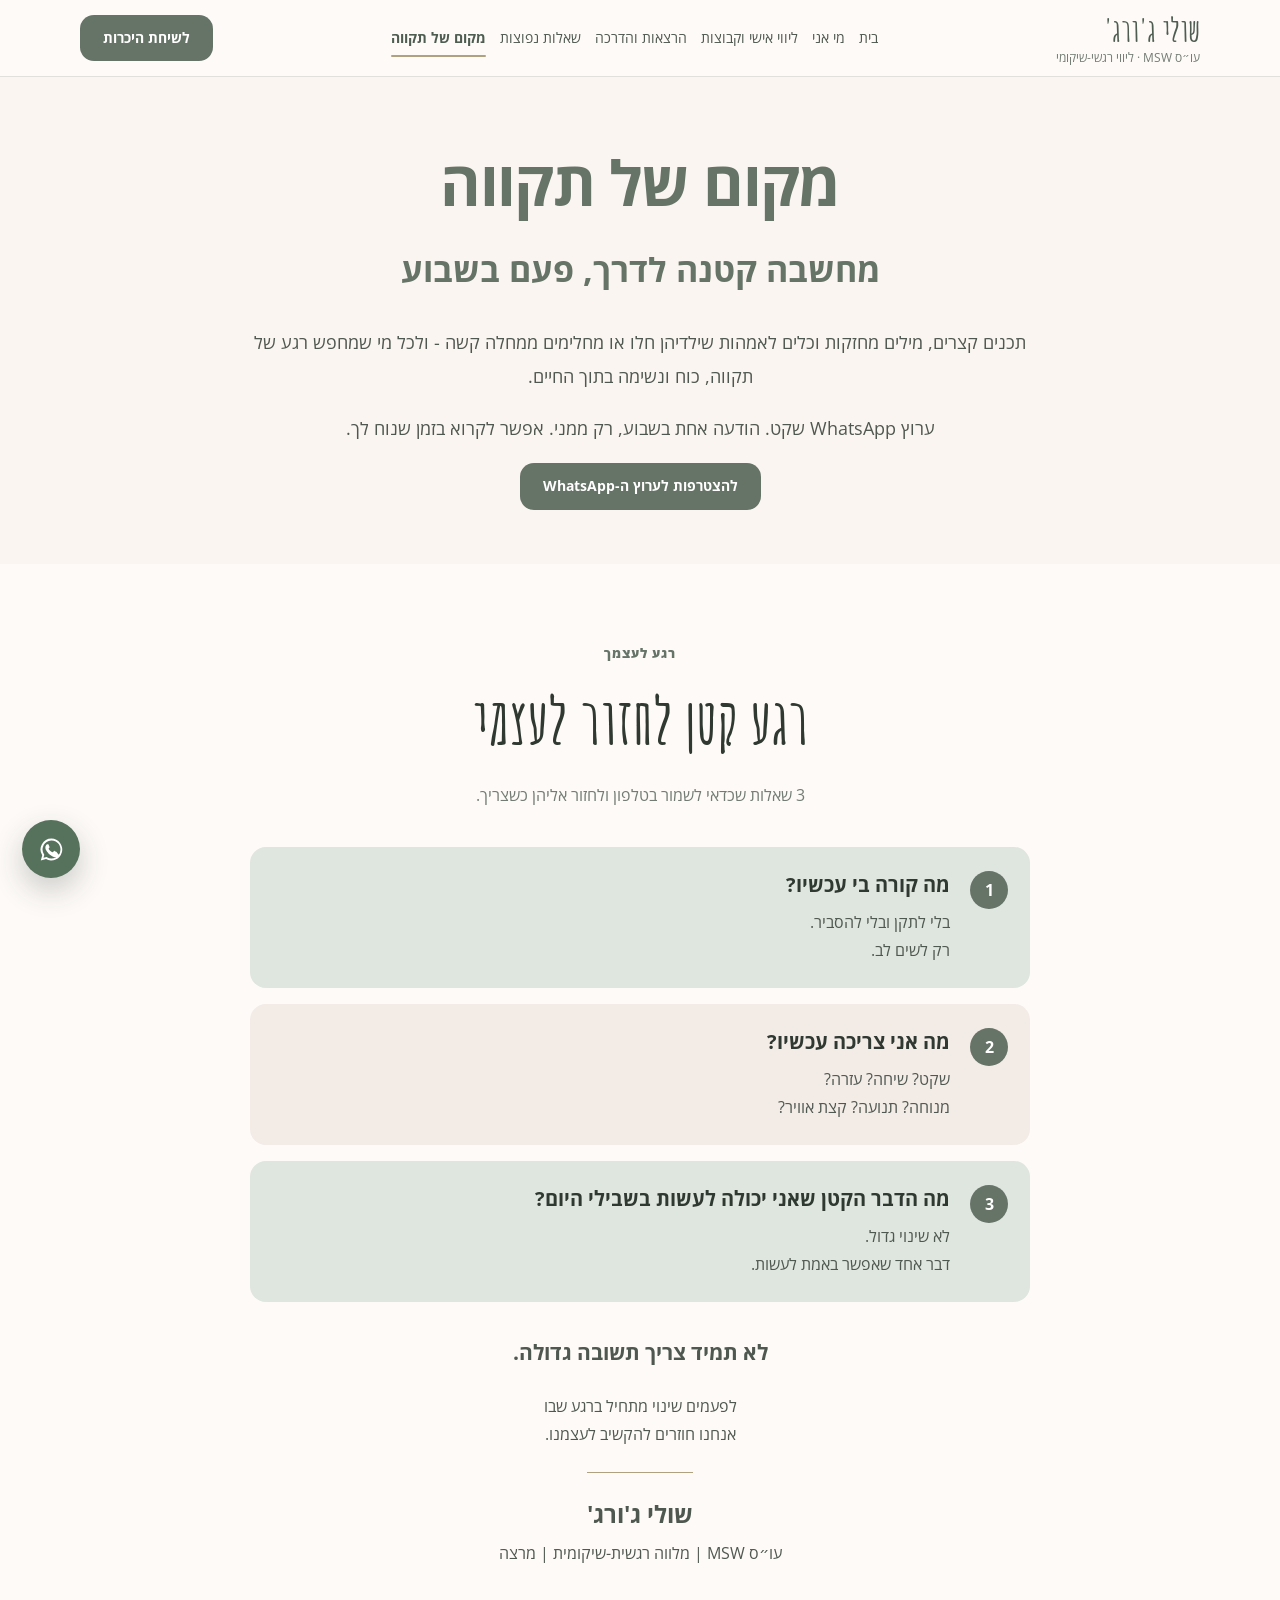
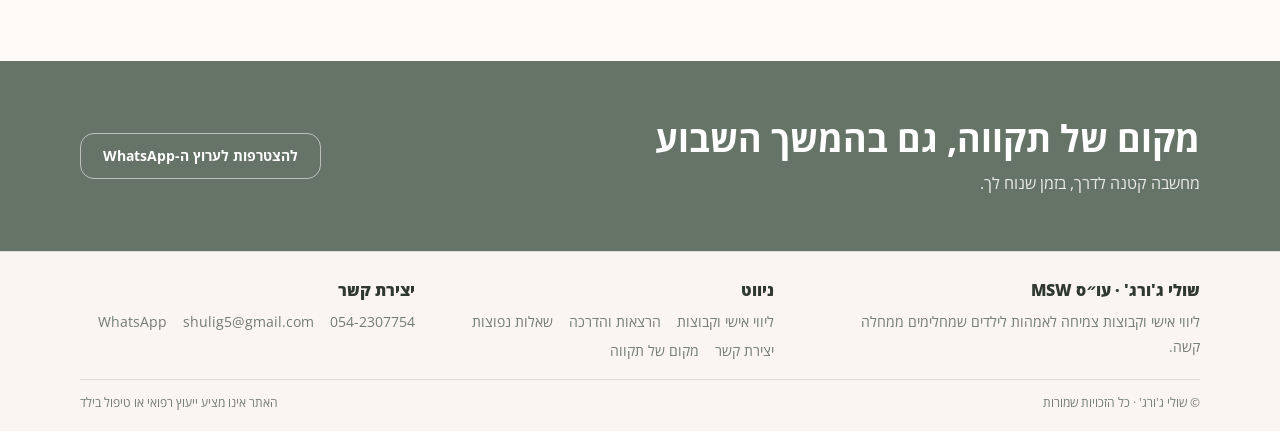
<file: hope.html>
<!doctype html>
<html lang="he" dir="rtl">
<head>
    <!-- Google tag (gtag.js) -->
    <script async src="https://www.googletagmanager.com/gtag/js?id=G-CXCB4WW7QP"></script>
    <script>
      window.dataLayer = window.dataLayer || [];
      function gtag(){dataLayer.push(arguments);}
      gtag('js', new Date());
      gtag('config', 'G-CXCB4WW7QP');
    </script>
  <meta charset="UTF-8" />
  <meta name="viewport" content="width=device-width, initial-scale=1" />
  <title>מקום של תקווה - ערוץ WhatsApp ורגע לעצמי | שולי ג'ורג'</title>
  <meta name="description" content="מחשבה קטנה לדרך, פעם בשבוע. ערוץ WhatsApp שקט עם תכנים מחזקים לאמהות ולכל מי שמחפש תקווה, ושלוש שאלות לרגע קטן של הקשבה לעצמך." />
  <meta property="og:title" content="מקום של תקווה - ערוץ WhatsApp ורגע לעצמי | שולי ג'ורג'" />
  <meta property="og:description" content="מחשבה קטנה לדרך, פעם בשבוע. ערוץ WhatsApp שקט עם תכנים מחזקים לאמהות ולכל מי שמחפש תקווה, ושלוש שאלות לרגע קטן של הקשבה לעצמך." />
  <meta property="og:type" content="website" />
  <meta property="og:locale" content="he_IL" />
  <meta property="og:site_name" content="שולי ג'ורג'" />
  <meta name="twitter:card" content="summary" />
  <meta name="twitter:title" content="מקום של תקווה - ערוץ WhatsApp ורגע לעצמי | שולי ג'ורג'" />
  <meta name="twitter:description" content="מחשבה קטנה לדרך, פעם בשבוע. ערוץ WhatsApp שקט עם תכנים מחזקים לאמהות ולכל מי שמחפש תקווה, ושלוש שאלות לרגע קטן של הקשבה לעצמך." />
  <link rel="icon" href="favicon.svg" />
  <link rel="stylesheet" href="styles.css?v=hope-page" />
  <script type="application/ld+json">{"@context":"https://schema.org","@type":"WebPage","name":"מקום של תקווה - ערוץ WhatsApp ורגע לעצמי | שולי ג'ורג'","description":"מחשבה קטנה לדרך, פעם בשבוע. ערוץ WhatsApp שקט עם תכנים מחזקים לאמהות ולכל מי שמחפש תקווה, ושלוש שאלות לרגע קטן של הקשבה לעצמך.","inLanguage":"he","author":{"@type":"Person","name":"שולי ג'ורג'","jobTitle":"עובדת סוציאלית MSW"}}</script>
</head>
<body>
  <a class="skip-link" href="#main">דילוג לתוכן המרכזי</a>
  <header class="site-header"><div class="container header-inner"><a class="brand" href="index.html"><span class="brand-name">שולי ג'ורג'</span><span class="brand-role">עו״ס MSW · ליווי רגשי-שיקומי</span></a><nav class="desktop-nav" aria-label="ניווט ראשי"><a href="index.html">בית</a><a href="about.html">מי אני</a><a href="support.html">ליווי אישי וקבוצות</a><a href="organizations.html">הרצאות והדרכה</a><a href="faq.html">שאלות נפוצות</a><a href="hope.html" aria-current="page">מקום של תקווה</a></nav><div class="header-actions"><a class="button button-primary" href="tel:+972542307754">לשיחת היכרות</a><button class="menu-toggle" type="button" aria-label="פתיחת תפריט" aria-expanded="false" aria-controls="mobile-nav" data-menu-button><span></span></button></div></div><nav class="mobile-nav" id="mobile-nav" aria-label="ניווט לנייד" data-mobile-menu><a href="index.html">בית</a><a href="about.html">מי אני</a><a href="support.html">ליווי אישי וקבוצות</a><a href="organizations.html">הרצאות והדרכת צוותים</a><a href="faq.html">שאלות נפוצות</a><a href="hope.html" aria-current="page">מקום של תקווה</a><a class="button button-primary" href="tel:+972542307754">לשיחת היכרות</a></nav></header>
  <main id="main">
    <section class="hope-hero">
      <div class="narrow">
        <h1>מקום של תקווה</h1>
        <h2>מחשבה קטנה לדרך, פעם בשבוע</h2>
        <p>תכנים קצרים, מילים מחזקות וכלים לאמהות שילדיהן חלו או מחלימים ממחלה קשה - ולכל מי שמחפש רגע של תקווה, כוח ונשימה בתוך החיים.</p>
        <p>ערוץ WhatsApp שקט. הודעה אחת בשבוע, רק ממני. אפשר לקרוא בזמן שנוח לך.</p>
        <a class="button button-primary" href="https://whatsapp.com/channel/0029Vb86040IiRp1aCcVzO1y" target="_blank" rel="noopener noreferrer">להצטרפות לערוץ ה-WhatsApp</a>
      </div>
    </section>
    <section class="section hope-reflection" aria-labelledby="reflection-title">
      <div class="narrow">
        <div class="section-heading">
          <p class="eyebrow">רגע לעצמך</p>
          <h2 id="reflection-title">רגע קטן לחזור לעצמי</h2>
          <p>3 שאלות שכדאי לשמור בטלפון ולחזור אליהן כשצריך.</p>
        </div>
        <ol class="reflection-list">
          <li><h3>מה קורה בי עכשיו?</h3><p>בלי לתקן ובלי להסביר.<br />רק לשים לב.</p></li>
          <li><h3>מה אני צריכה עכשיו?</h3><p>שקט? שיחה? עזרה?<br />מנוחה? תנועה? קצת אוויר?</p></li>
          <li><h3>מה הדבר הקטן שאני יכולה לעשות בשבילי היום?</h3><p>לא שינוי גדול.<br />דבר אחד שאפשר באמת לעשות.</p></li>
        </ol>
        <div class="reflection-closing">
          <p class="reflection-emphasis">לא תמיד צריך תשובה גדולה.</p>
          <p>לפעמים שינוי מתחיל ברגע שבו<br />אנחנו חוזרים להקשיב לעצמנו.</p>
          <p class="reflection-signature">שולי ג'ורג'</p>
          <p>עו״ס MSW | מלווה רגשית-שיקומית | מרצה</p>
        </div>
      </div>
    </section>
    <section class="cta-band">
      <div class="container cta-inner">
        <div><h2>מקום של תקווה, גם בהמשך השבוע</h2><p>מחשבה קטנה לדרך, בזמן שנוח לך.</p></div>
        <a class="button button-light" href="https://whatsapp.com/channel/0029Vb86040IiRp1aCcVzO1y" target="_blank" rel="noopener noreferrer">להצטרפות לערוץ ה-WhatsApp</a>
      </div>
    </section>
  </main>
  <footer class="site-footer"><div class="container"><div class="footer-grid"><div><p class="footer-title">שולי ג'ורג' · עו״ס MSW</p><p class="footer-text">ליווי אישי וקבוצות צמיחה לאמהות לילדים שמחלימים ממחלה קשה.</p></div><div><p class="footer-title">ניווט</p><div class="footer-links"><a href="support.html">ליווי אישי וקבוצות</a><a href="organizations.html">הרצאות והדרכה</a><a href="faq.html">שאלות נפוצות</a><a href="contact.html">יצירת קשר</a><a href="hope.html">מקום של תקווה</a></div></div><div><p class="footer-title">יצירת קשר</p><div class="footer-links"><a href="tel:+972542307754" dir="ltr">054-2307754</a><a href="mailto:shulig5@gmail.com">shulig5@gmail.com</a><a href="https://wa.me/972542307754" target="_blank" rel="noopener noreferrer">WhatsApp</a></div></div></div><div class="footer-bottom"><span>© שולי ג'ורג' · כל הזכויות שמורות</span><span>האתר אינו מציע ייעוץ רפואי או טיפול בילד</span></div></div></footer>
  <a class="whatsapp-float" href="https://wa.me/972542307754?text=היי%2C%20אשמח%20לברר%20על%20הליווי" target="_blank" rel="noopener noreferrer" aria-label="שליחת הודעה ב-WhatsApp"><svg viewBox="0 0 32 32" aria-hidden="true"><path d="M16 3A13 13 0 005 22.9L3.3 29l6.2-1.6A13 13 0 1016 3zm0 23.6a10.6 10.6 0 01-5.4-1.5l-.4-.2-3.7 1 1-3.6-.3-.4A10.6 10.6 0 1116 26.6zm5.8-7.9c-.3-.2-1.9-.9-2.2-1-.3-.1-.5-.2-.7.2l-1 1.2c-.2.2-.4.2-.7.1-1.9-.9-3.2-1.7-4.5-3.9-.3-.6.3-.6.9-1.8.1-.2 0-.5 0-.7l-1-2.4c-.3-.6-.6-.5-.8-.5h-.7c-.2 0-.7.1-1 .5s-1.4 1.4-1.4 3.4 1.5 3.9 1.7 4.2c.2.3 2.9 4.4 7 6.2 2.6 1.1 3.6 1.2 4.9 1 .8-.1 1.9-.8 2.2-1.5.3-.8.3-1.4.2-1.5-.1-.2-.4-.3-.7-.5z"/></svg></a>
  <script src="script.js"></script>
</body></html>
</file>
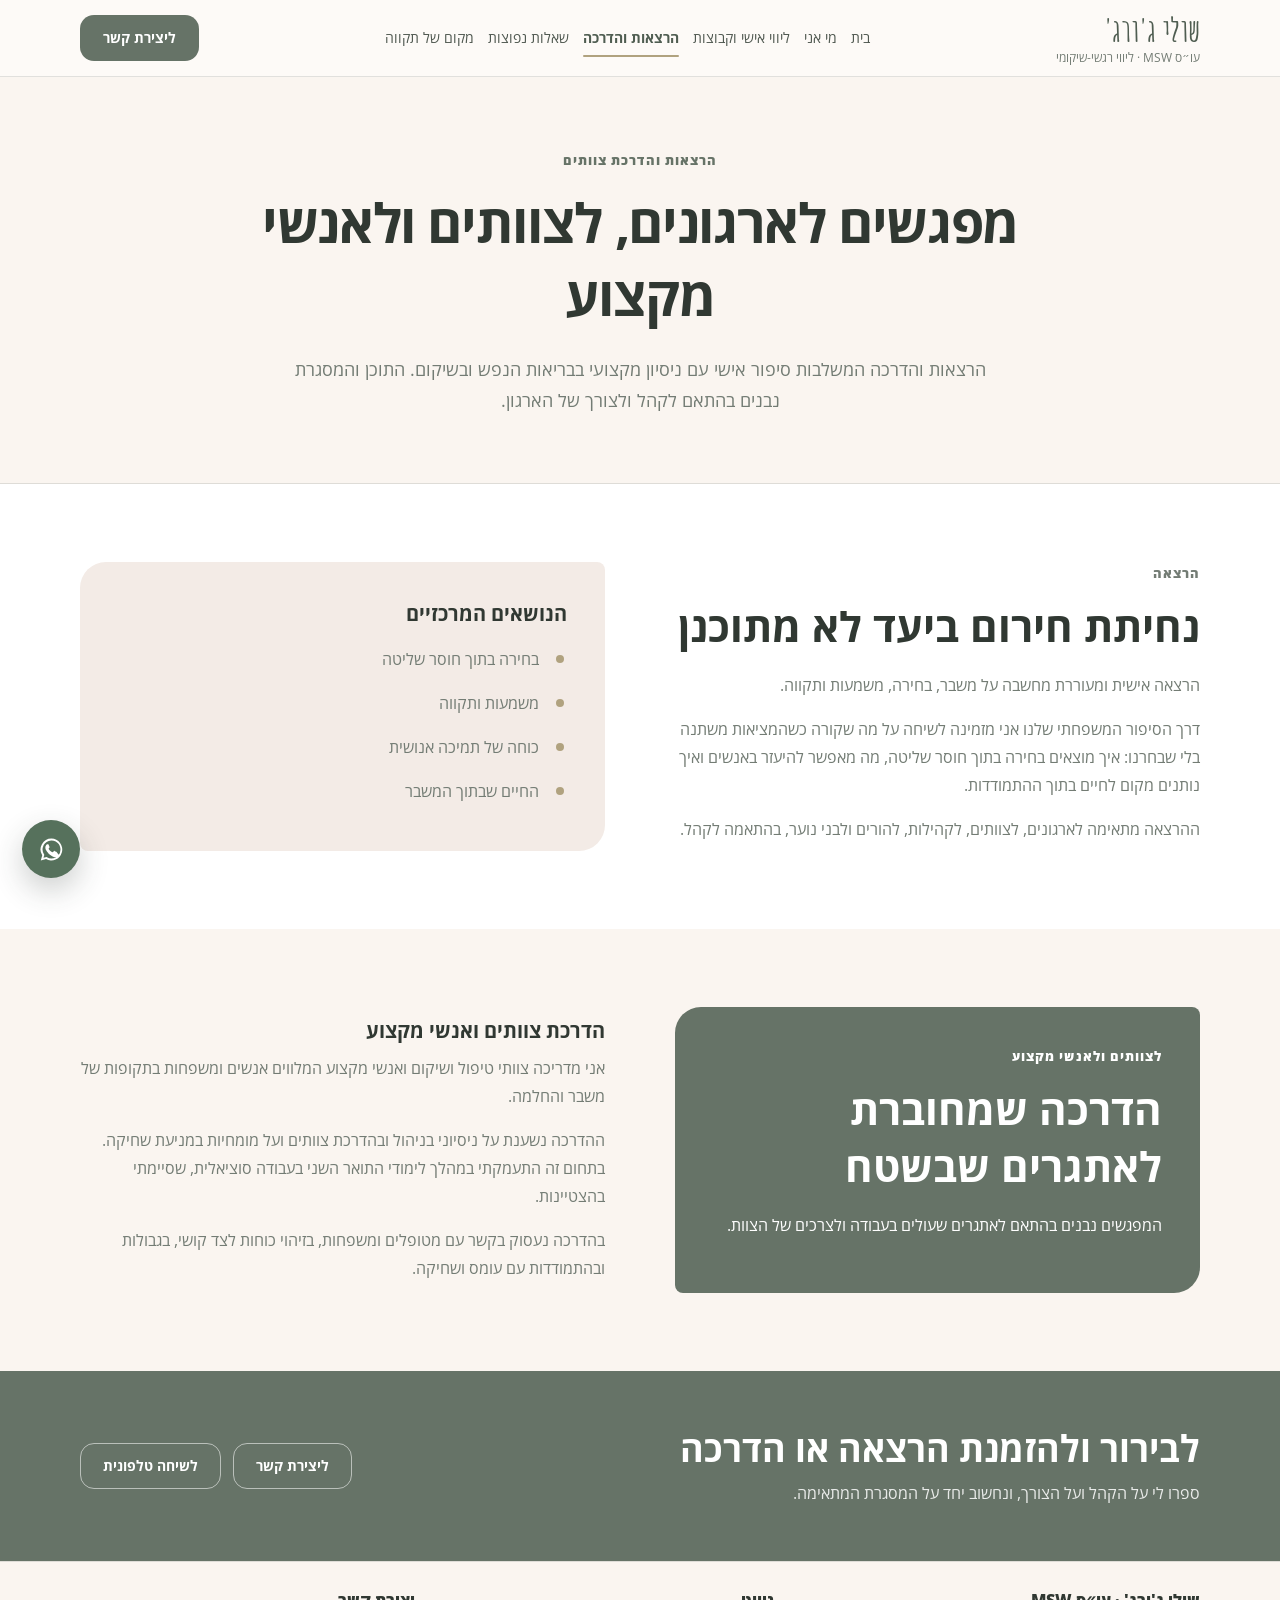
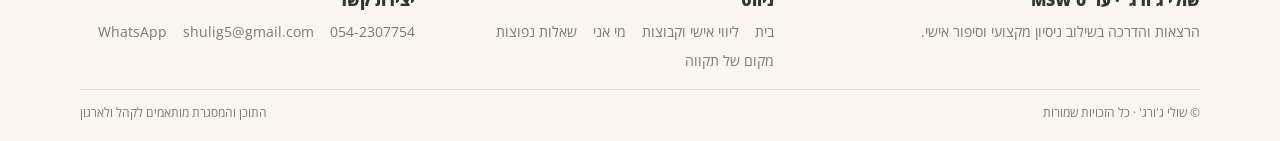
<file: organizations.html>
<!doctype html>
<html lang="he" dir="rtl">
<head>
    <!-- Google tag (gtag.js) -->
    <script async src="https://www.googletagmanager.com/gtag/js?id=G-CXCB4WW7QP"></script>
    <script>
      window.dataLayer = window.dataLayer || [];
      function gtag(){dataLayer.push(arguments);}
      gtag('js', new Date());
      gtag('config', 'G-CXCB4WW7QP');
    </script>
    <meta charset="UTF-8" />
    <meta name="viewport" content="width=device-width, initial-scale=1" />
    <title>הרצאות והדרכת צוותים וארגונים | שולי ג'ורג'</title>
    <meta name="description" content="הרצאת ״נחיתת חירום ביעד לא מתוכנן״ והדרכת צוותי טיפול ושיקום: משבר, משמעות, תקווה ומניעת שחיקה. התוכן מותאם לקהל ולצורכי הארגון." />
    <meta property="og:title" content="הרצאות והדרכת צוותים וארגונים | שולי ג'ורג'" />
    <meta property="og:description" content="הרצאת ״נחיתת חירום ביעד לא מתוכנן״ והדרכת צוותי טיפול ושיקום: משבר, משמעות, תקווה ומניעת שחיקה. התוכן מותאם לקהל ולצורכי הארגון." />
    <meta property="og:type" content="website" />
    <meta property="og:locale" content="he_IL" />
    <meta property="og:site_name" content="שולי ג'ורג'" />
    <meta name="twitter:card" content="summary" />
    <meta name="twitter:title" content="הרצאות והדרכת צוותים וארגונים | שולי ג'ורג'" />
    <meta name="twitter:description" content="הרצאת ״נחיתת חירום ביעד לא מתוכנן״ והדרכת צוותי טיפול ושיקום: משבר, משמעות, תקווה ומניעת שחיקה. התוכן מותאם לקהל ולצורכי הארגון." />
    <link rel="icon" href="favicon.svg" />
    <link rel="stylesheet" href="styles.css?v=hope-page" />
    <script type="application/ld+json">{"@context":"https://schema.org","@type":"WebPage","name":"הרצאות והדרכת צוותים וארגונים | שולי ג'ורג'","description":"הרצאת ״נחיתת חירום ביעד לא מתוכנן״ והדרכת צוותי טיפול ושיקום: משבר, משמעות, תקווה ומניעת שחיקה. התוכן מותאם לקהל ולצורכי הארגון.","inLanguage":"he","author":{"@type":"Person","name":"שולי ג'ורג'","jobTitle":"עובדת סוציאלית MSW","telephone":"+972542307754","email":"shulig5@gmail.com","knowsLanguage":"he"}}</script>
  </head>
<body>
  <a class="skip-link" href="#main">דילוג לתוכן המרכזי</a>
  <header class="site-header"><div class="container header-inner"><a class="brand" href="index.html"><span class="brand-name">שולי ג'ורג'</span><span class="brand-role">עו״ס MSW · ליווי רגשי-שיקומי</span></a><nav class="desktop-nav" aria-label="ניווט ראשי"><a href="index.html">בית</a><a href="about.html">מי אני</a><a href="support.html">ליווי אישי וקבוצות</a><a href="organizations.html" aria-current="page">הרצאות והדרכה</a><a href="faq.html">שאלות נפוצות</a><a href="hope.html">מקום של תקווה</a></nav><div class="header-actions"><a class="button button-primary" href="contact.html">ליצירת קשר</a><button class="menu-toggle" type="button" aria-label="פתיחת תפריט" aria-expanded="false" aria-controls="mobile-nav" data-menu-button><span></span></button></div></div><nav class="mobile-nav" id="mobile-nav" aria-label="ניווט לנייד" data-mobile-menu><a href="index.html">בית</a><a href="about.html">מי אני</a><a href="support.html">ליווי אישי וקבוצות</a><a href="organizations.html" aria-current="page">הרצאות והדרכת צוותים</a><a href="faq.html">שאלות נפוצות</a><a href="hope.html">מקום של תקווה</a><a class="button button-primary" href="contact.html">ליצירת קשר</a></nav></header>
  <main id="main">
    <section class="page-hero"><div class="container"><p class="eyebrow">הרצאות והדרכת צוותים</p><h1>מפגשים לארגונים, לצוותים ולאנשי מקצוע</h1><p>הרצאות והדרכה המשלבות סיפור אישי עם ניסיון מקצועי בבריאות הנפש ובשיקום. התוכן והמסגרת נבנים בהתאם לקהל ולצורך של הארגון.</p></div></section>
    <section class="section section-white"><div class="container split">
      <div class="prose aos"><p class="eyebrow">הרצאה</p><h2>נחיתת חירום ביעד לא מתוכנן</h2><p>הרצאה אישית ומעוררת מחשבה על משבר, בחירה, משמעות ותקווה.</p><p>דרך הסיפור המשפחתי שלנו אני מזמינה לשיחה על מה שקורה כשהמציאות משתנה בלי שבחרנו: איך מוצאים בחירה בתוך חוסר שליטה, מה מאפשר להיעזר באנשים ואיך נותנים מקום לחיים בתוך ההתמודדות.</p><p>ההרצאה מתאימה לארגונים, לצוותים, לקהילות, להורים ולבני נוער, בהתאמה לקהל.</p></div>
      <aside class="quote-panel aos"><h3>הנושאים המרכזיים</h3><ul class="feature-list"><li>בחירה בתוך חוסר שליטה</li><li>משמעות ותקווה</li><li>כוחה של תמיכה אנושית</li><li>החיים שבתוך המשבר</li></ul></aside>
    </div></section>
    <section class="section section-alt"><div class="container split split-center">
      <div class="highlight-panel aos"><p class="eyebrow">לצוותים ולאנשי מקצוע</p><h2>הדרכה שמחוברת לאתגרים שבשטח</h2><p>המפגשים נבנים בהתאם לאתגרים שעולים בעבודה ולצרכים של הצוות.</p></div>
      <div class="prose aos"><h3>הדרכת צוותים ואנשי מקצוע</h3><p>אני מדריכה צוותי טיפול ושיקום ואנשי מקצוע המלווים אנשים ומשפחות בתקופות של משבר והחלמה.</p><p>ההדרכה נשענת על ניסיוני בניהול ובהדרכת צוותים ועל מומחיות במניעת שחיקה. בתחום זה התעמקתי במהלך לימודי התואר השני בעבודה סוציאלית, שסיימתי בהצטיינות.</p><p>בהדרכה נעסוק בקשר עם מטופלים ומשפחות, בזיהוי כוחות לצד קושי, בגבולות ובהתמודדות עם עומס ושחיקה.</p></div>
    </div></section>
    <section class="cta-band"><div class="container cta-inner"><div><h2>לבירור ולהזמנת הרצאה או הדרכה</h2><p>ספרו לי על הקהל ועל הצורך, ונחשוב יחד על המסגרת המתאימה.</p></div><div class="cta-actions"><a class="button button-light" href="contact.html?interest=organization">ליצירת קשר</a><a class="button button-light" href="tel:+972542307754">לשיחה טלפונית</a></div></div></section>
  </main>
  <footer class="site-footer"><div class="container"><div class="footer-grid"><div><p class="footer-title">שולי ג'ורג' · עו״ס MSW</p><p class="footer-text">הרצאות והדרכה בשילוב ניסיון מקצועי וסיפור אישי.</p></div><div><p class="footer-title">ניווט</p><div class="footer-links"><a href="index.html">בית</a><a href="support.html">ליווי אישי וקבוצות</a><a href="about.html">מי אני</a><a href="faq.html">שאלות נפוצות</a><a href="hope.html">מקום של תקווה</a></div></div><div><p class="footer-title">יצירת קשר</p><div class="footer-links"><a href="tel:+972542307754" dir="ltr">054-2307754</a><a href="mailto:shulig5@gmail.com">shulig5@gmail.com</a><a href="https://wa.me/972542307754" target="_blank" rel="noopener noreferrer">WhatsApp</a></div></div></div><div class="footer-bottom"><span>© שולי ג'ורג' · כל הזכויות שמורות</span><span>התוכן והמסגרת מותאמים לקהל ולארגון</span></div></div></footer>
  <a class="whatsapp-float" href="https://wa.me/972542307754?text=היי%2C%20אשמח%20לברר%20על%20הרצאה%20או%20הדרכה" target="_blank" rel="noopener noreferrer" aria-label="שליחת הודעה ב-WhatsApp"><svg viewBox="0 0 32 32" aria-hidden="true"><path d="M16 3A13 13 0 005 22.9L3.3 29l6.2-1.6A13 13 0 1016 3zm0 23.6a10.6 10.6 0 01-5.4-1.5l-.4-.2-3.7 1 1-3.6-.3-.4A10.6 10.6 0 1116 26.6zm5.8-7.9c-.3-.2-1.9-.9-2.2-1-.3-.1-.5-.2-.7.2l-1 1.2c-.2.2-.4.2-.7.1-1.9-.9-3.2-1.7-4.5-3.9-.3-.6.3-.6.9-1.8.1-.2 0-.5 0-.7l-1-2.4c-.3-.6-.6-.5-.8-.5h-.7c-.2 0-.7.1-1 .5s-1.4 1.4-1.4 3.4 1.5 3.9 1.7 4.2c.2.3 2.9 4.4 7 6.2 2.6 1.1 3.6 1.2 4.9 1 .8-.1 1.9-.8 2.2-1.5.3-.8.3-1.4.2-1.5-.1-.2-.4-.3-.7-.5z"/></svg></a>
  <script src="script.js"></script>
</body></html>
</file>
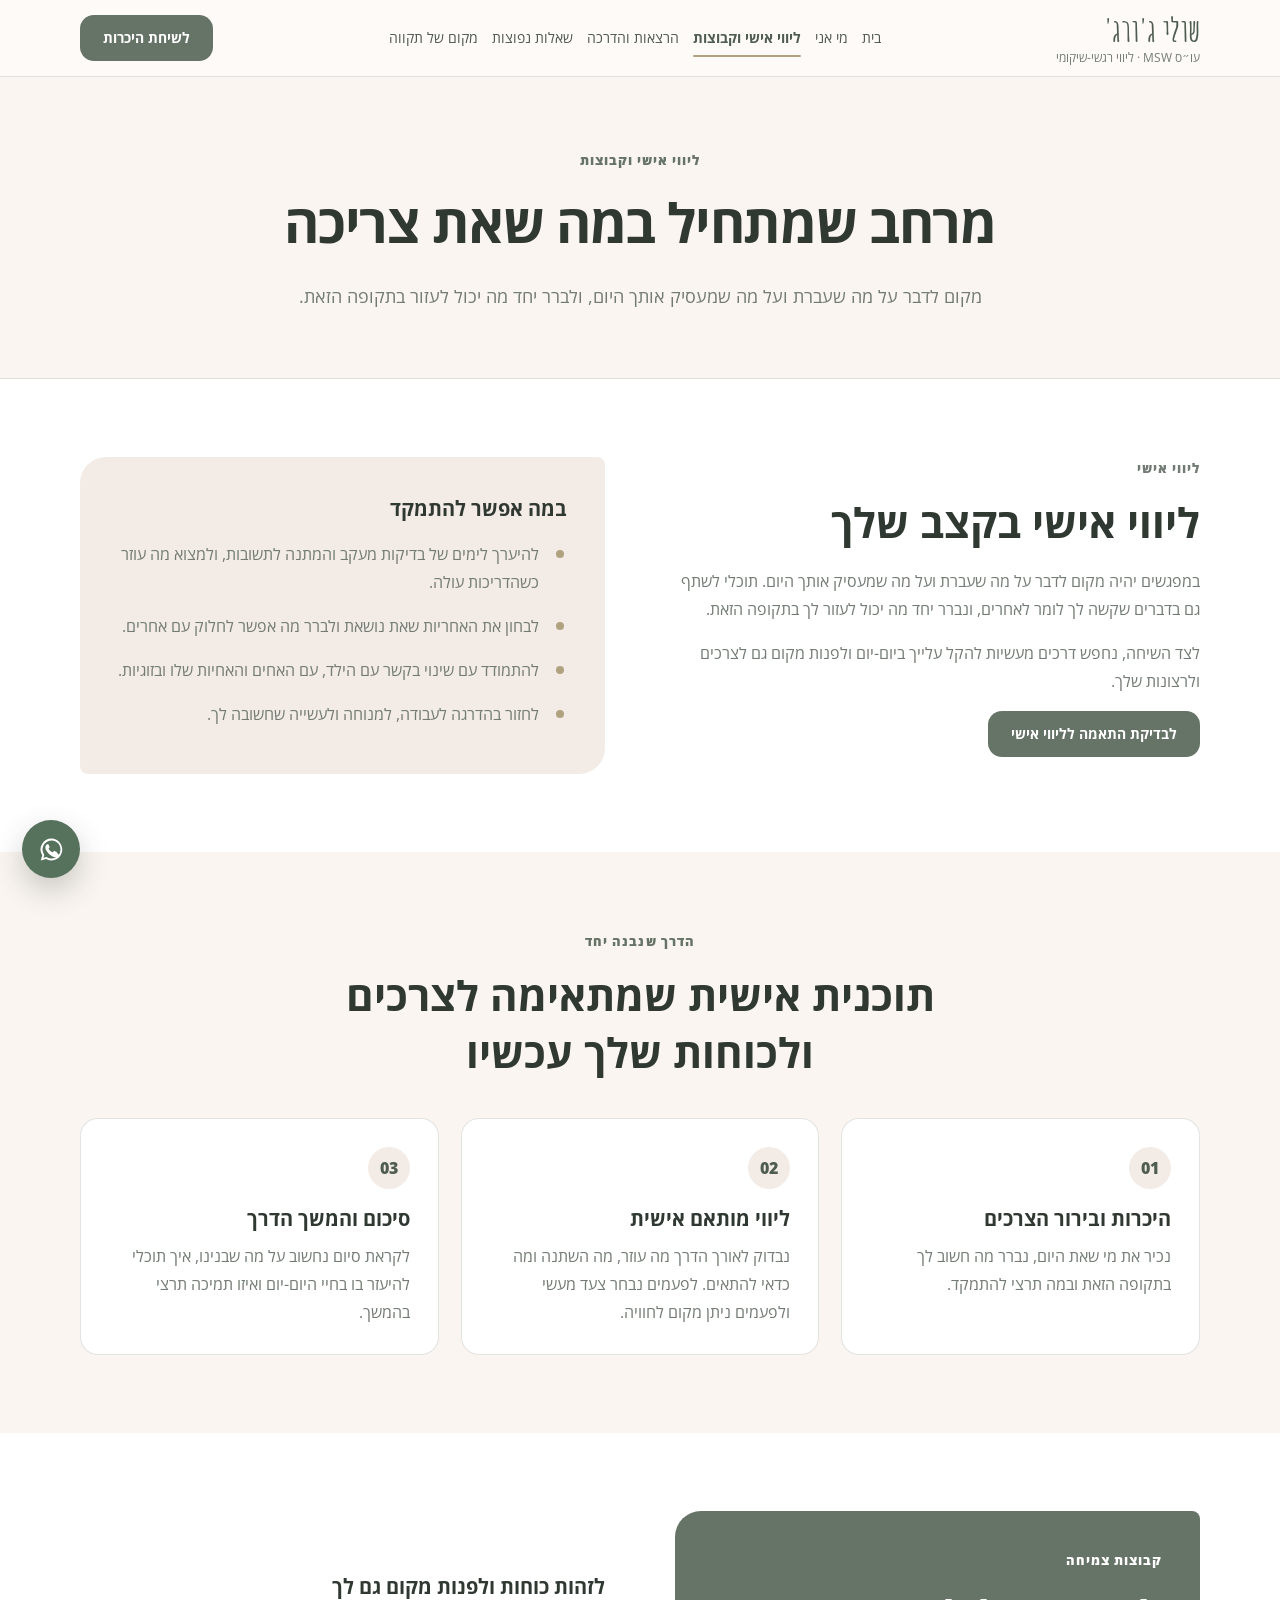
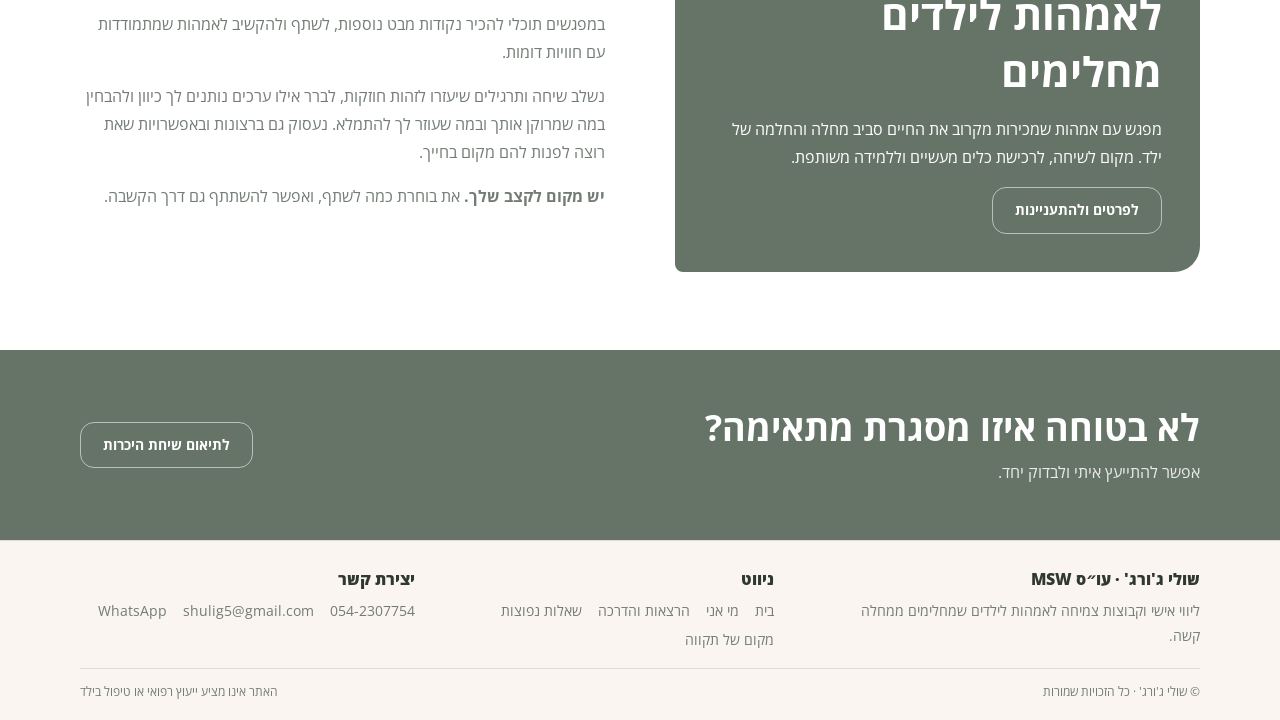
<file: support.html>
<!doctype html>
<html lang="he" dir="rtl">
<head>
    <!-- Google tag (gtag.js) -->
    <script async src="https://www.googletagmanager.com/gtag/js?id=G-CXCB4WW7QP"></script>
    <script>
      window.dataLayer = window.dataLayer || [];
      function gtag(){dataLayer.push(arguments);}
      gtag('js', new Date());
      gtag('config', 'G-CXCB4WW7QP');
    </script>
    <meta charset="UTF-8" />
    <meta name="viewport" content="width=device-width, initial-scale=1" />
    <title>ליווי אישי וקבוצות צמיחה לאמהות | שולי ג'ורג'</title>
    <meta name="description" content="ליווי רגשי-שיקומי אישי וקבוצות צמיחה לאמהות לילדים מחלימים: מקום לשיחה, לרכישת כלים מעשיים וללמידה משותפת, בקצב שמתאים לך." />
    <meta property="og:title" content="ליווי אישי וקבוצות צמיחה לאמהות | שולי ג'ורג'" />
    <meta property="og:description" content="ליווי רגשי-שיקומי אישי וקבוצות צמיחה לאמהות לילדים מחלימים: מקום לשיחה, לרכישת כלים מעשיים וללמידה משותפת, בקצב שמתאים לך." />
    <meta property="og:type" content="website" />
    <meta property="og:locale" content="he_IL" />
    <meta property="og:site_name" content="שולי ג'ורג'" />
    <meta name="twitter:card" content="summary" />
    <meta name="twitter:title" content="ליווי אישי וקבוצות צמיחה לאמהות | שולי ג'ורג'" />
    <meta name="twitter:description" content="ליווי רגשי-שיקומי אישי וקבוצות צמיחה לאמהות לילדים מחלימים: מקום לשיחה, לרכישת כלים מעשיים וללמידה משותפת, בקצב שמתאים לך." />
    <link rel="icon" href="favicon.svg" />
    <link rel="stylesheet" href="styles.css?v=hope-page" />
    <script type="application/ld+json">{"@context":"https://schema.org","@type":"WebPage","name":"ליווי אישי וקבוצות צמיחה לאמהות | שולי ג'ורג'","description":"ליווי רגשי-שיקומי אישי וקבוצות צמיחה לאמהות לילדים מחלימים: מקום לשיחה, לרכישת כלים מעשיים וללמידה משותפת, בקצב שמתאים לך.","inLanguage":"he","author":{"@type":"Person","name":"שולי ג'ורג'","jobTitle":"עובדת סוציאלית MSW","telephone":"+972542307754","email":"shulig5@gmail.com","knowsLanguage":"he"}}</script>
  </head>
<body>
  <a class="skip-link" href="#main">דילוג לתוכן המרכזי</a>
  <header class="site-header"><div class="container header-inner">
    <a class="brand" href="index.html"><span class="brand-name">שולי ג'ורג'</span><span class="brand-role">עו״ס MSW · ליווי רגשי-שיקומי</span></a>
    <nav class="desktop-nav" aria-label="ניווט ראשי"><a href="index.html">בית</a><a href="about.html">מי אני</a><a href="support.html" aria-current="page">ליווי אישי וקבוצות</a><a href="organizations.html">הרצאות והדרכה</a><a href="faq.html">שאלות נפוצות</a><a href="hope.html">מקום של תקווה</a></nav>
    <div class="header-actions"><a class="button button-primary" href="tel:+972542307754">לשיחת היכרות</a><button class="menu-toggle" type="button" aria-label="פתיחת תפריט" aria-expanded="false" aria-controls="mobile-nav" data-menu-button><span></span></button></div>
  </div><nav class="mobile-nav" id="mobile-nav" aria-label="ניווט לנייד" data-mobile-menu><a href="index.html">בית</a><a href="about.html">מי אני</a><a href="support.html" aria-current="page">ליווי אישי וקבוצות</a><a href="organizations.html">הרצאות והדרכת צוותים</a><a href="faq.html">שאלות נפוצות</a><a href="hope.html">מקום של תקווה</a><a class="button button-primary" href="tel:+972542307754">לשיחת היכרות</a></nav></header>

  <main id="main">
    <section class="page-hero"><div class="container"><p class="eyebrow">ליווי אישי וקבוצות</p><h1>מרחב שמתחיל במה שאת צריכה</h1><p>מקום לדבר על מה שעברת ועל מה שמעסיק אותך היום, ולברר יחד מה יכול לעזור בתקופה הזאת.</p></div></section>

    <section class="section section-white" id="personal"><div class="container split">
      <div class="prose aos"><p class="eyebrow">ליווי אישי</p><h2>ליווי אישי בקצב שלך</h2><p>במפגשים יהיה מקום לדבר על מה שעברת ועל מה שמעסיק אותך היום. תוכלי לשתף גם בדברים שקשה לך לומר לאחרים, ונברר יחד מה יכול לעזור לך בתקופה הזאת.</p><p>לצד השיחה, נחפש דרכים מעשיות להקל עלייך ביום-יום ולפנות מקום גם לצרכים ולרצונות שלך.</p><a class="button button-primary" href="contact.html?interest=personal">לבדיקת התאמה לליווי אישי</a></div>
      <aside class="quote-panel aos"><h3>במה אפשר להתמקד</h3><ul class="feature-list"><li>להיערך לימים של בדיקות מעקב והמתנה לתשובות, ולמצוא מה עוזר כשהדריכות עולה.</li><li>לבחון את האחריות שאת נושאת ולברר מה אפשר לחלוק עם אחרים.</li><li>להתמודד עם שינוי בקשר עם הילד, עם האחים והאחיות שלו ובזוגיות.</li><li>לחזור בהדרגה לעבודה, למנוחה ולעשייה שחשובה לך.</li></ul></aside>
    </div></section>

    <section class="section section-alt"><div class="container"><div class="section-heading aos"><p class="eyebrow">הדרך שנבנה יחד</p><h2>תוכנית אישית שמתאימה לצרכים ולכוחות שלך עכשיו</h2></div><div class="grid-3">
      <article class="card aos"><span class="number">01</span><h3>היכרות ובירור הצרכים</h3><p>נכיר את מי שאת היום, נברר מה חשוב לך בתקופה הזאת ובמה תרצי להתמקד.</p></article>
      <article class="card aos"><span class="number">02</span><h3>ליווי מותאם אישית</h3><p>נבדוק לאורך הדרך מה עוזר, מה השתנה ומה כדאי להתאים. לפעמים נבחר צעד מעשי ולפעמים ניתן מקום לחוויה.</p></article>
      <article class="card aos"><span class="number">03</span><h3>סיכום והמשך הדרך</h3><p>לקראת סיום נחשוב על מה שבנינו, איך תוכלי להיעזר בו בחיי היום-יום ואיזו תמיכה תרצי בהמשך.</p></article>
    </div></div></section>

    <section class="section section-white" id="group"><div class="container split split-center">
      <div class="highlight-panel aos"><p class="eyebrow">קבוצות צמיחה</p><h2>לאמהות לילדים מחלימים</h2><p>מפגש עם אמהות שמכירות מקרוב את החיים סביב מחלה והחלמה של ילד. מקום לשיחה, לרכישת כלים מעשיים וללמידה משותפת.</p><a class="button button-light" href="contact.html?interest=group">לפרטים ולהתעניינות</a></div>
      <div class="prose aos"><h3>לזהות כוחות ולפנות מקום גם לך</h3><p>במפגשים תוכלי להכיר נקודות מבט נוספות, לשתף ולהקשיב לאמהות שמתמודדות עם חוויות דומות.</p><p>נשלב שיחה ותרגילים שיעזרו לזהות חוזקות, לברר אילו ערכים נותנים לך כיוון ולהבחין במה שמרוקן אותך ובמה שעוזר לך להתמלא. נעסוק גם ברצונות ובאפשרויות שאת רוצה לפנות להם מקום בחייך.</p><p><strong>יש מקום לקצב שלך.</strong> את בוחרת כמה לשתף, ואפשר להשתתף גם דרך הקשבה.</p></div>
    </div></section>

    <section class="cta-band"><div class="container cta-inner"><div><h2>לא בטוחה איזו מסגרת מתאימה?</h2><p>אפשר להתייעץ איתי ולבדוק יחד.</p></div><div class="cta-actions"><a class="button button-light" href="tel:+972542307754">לתיאום שיחת היכרות</a></div></div></section>
  </main>

  <footer class="site-footer"><div class="container"><div class="footer-grid"><div><p class="footer-title">שולי ג'ורג' · עו״ס MSW</p><p class="footer-text">ליווי אישי וקבוצות צמיחה לאמהות לילדים שמחלימים ממחלה קשה.</p></div><div><p class="footer-title">ניווט</p><div class="footer-links"><a href="index.html">בית</a><a href="about.html">מי אני</a><a href="organizations.html">הרצאות והדרכה</a><a href="faq.html">שאלות נפוצות</a><a href="hope.html">מקום של תקווה</a></div></div><div><p class="footer-title">יצירת קשר</p><div class="footer-links"><a href="tel:+972542307754" dir="ltr">054-2307754</a><a href="mailto:shulig5@gmail.com">shulig5@gmail.com</a><a href="https://wa.me/972542307754" target="_blank" rel="noopener noreferrer">WhatsApp</a></div></div></div><div class="footer-bottom"><span>© שולי ג'ורג' · כל הזכויות שמורות</span><span>האתר אינו מציע ייעוץ רפואי או טיפול בילד</span></div></div></footer>
  <a class="whatsapp-float" href="https://wa.me/972542307754?text=היי%2C%20אשמח%20לברר%20על%20הליווי" target="_blank" rel="noopener noreferrer" aria-label="שליחת הודעה ב-WhatsApp"><svg viewBox="0 0 32 32" aria-hidden="true"><path d="M16 3A13 13 0 005 22.9L3.3 29l6.2-1.6A13 13 0 1016 3zm0 23.6a10.6 10.6 0 01-5.4-1.5l-.4-.2-3.7 1 1-3.6-.3-.4A10.6 10.6 0 1116 26.6zm5.8-7.9c-.3-.2-1.9-.9-2.2-1-.3-.1-.5-.2-.7.2l-1 1.2c-.2.2-.4.2-.7.1-1.9-.9-3.2-1.7-4.5-3.9-.3-.6.3-.6.9-1.8.1-.2 0-.5 0-.7l-1-2.4c-.3-.6-.6-.5-.8-.5h-.7c-.2 0-.7.1-1 .5s-1.4 1.4-1.4 3.4 1.5 3.9 1.7 4.2c.2.3 2.9 4.4 7 6.2 2.6 1.1 3.6 1.2 4.9 1 .8-.1 1.9-.8 2.2-1.5.3-.8.3-1.4.2-1.5-.1-.2-.4-.3-.7-.5z"/></svg></a>
  <script src="script.js"></script>
</body></html>
</file>
<file: styles.css>
@font-face {
  font-family: "Open Sans";
  src: url("./Open_Sans/OpenSans-VariableFont_wdth,wght.ttf") format("truetype");
  font-weight: 300 800;
  font-style: normal;
  font-display: swap;
}
@font-face {
  font-family: "Open Sans";
  src: url("./Open_Sans/OpenSans-Italic-VariableFont_wdth,wght.ttf") format("truetype");
  font-weight: 300 800;
  font-style: italic;
  font-display: swap;
}
@font-face {
  font-family: "Amatic SC";
  src: url("./Amatic_SC,Lora,Open_Sans,Source_Sans_3/Amatic_SC/AmaticSC-Bold.ttf") format("truetype");
  font-weight: 700;
  font-style: normal;
  font-display: swap;
}

:root {
  --cream: #faf5f0;
  --cream-soft: #fdfaf7;
  --rose-beige: #e6d7cd;
  --rose-beige-soft: #f3ebe6;
  --sage: #667367;
  --sage-dark: #4f5d51;
  --sage-light: #dfe5df;
  --gold: #b0a27f;
  --ink: #4f5850;
  --ink-deep: #303832;
  --muted: #737c74;
  --white: #fff;
  --border: rgba(79, 88, 80, 0.16);
  --shadow: 0 18px 45px rgba(79, 88, 80, 0.09);
  --radius: 18px;
  --max: 1120px;
}

*, *::before, *::after { box-sizing: border-box; }
html { scroll-behavior: smooth; }
body {
  margin: 0;
  background: var(--cream-soft);
  color: var(--ink);
  font-family: "Open Sans", Arial, sans-serif;
  font-size: 16px;
  line-height: 1.75;
  -webkit-font-smoothing: antialiased;
}
body.menu-open { overflow: hidden; }
a { color: inherit; text-decoration: none; }
button, input, textarea, select { font: inherit; }
img, svg { display: block; max-width: 100%; }
h1, h2, h3, p { margin-top: 0; }
h1, h2, h3 { color: var(--ink-deep); line-height: 1.35; }
h1 { max-width: 720px; margin-bottom: 22px; font-size: clamp(36px, 5vw, 62px); font-weight: 700; letter-spacing: -0.025em; }
h2 { margin-bottom: 16px; font-size: clamp(28px, 3.5vw, 42px); font-weight: 700; }
h3 { margin-bottom: 10px; font-size: 20px; }

.skip-link { position: fixed; top: 12px; right: 12px; z-index: 200; padding: 8px 14px; border-radius: 10px; background: var(--ink-deep); color: var(--white); transform: translateY(-150%); transition: transform .2s ease; }
.skip-link:focus { transform: translateY(0); }
.container { width: min(var(--max), calc(100% - 40px)); margin-inline: auto; }
.narrow { width: min(780px, calc(100% - 40px)); margin-inline: auto; }

.site-header { position: sticky; top: 0; z-index: 100; border-bottom: 1px solid var(--border); background: rgba(253,250,247,.95); backdrop-filter: blur(14px); }
.header-inner { min-height: 76px; display: flex; align-items: center; justify-content: space-between; gap: 24px; }
.brand { flex: 0 0 auto; display: flex; flex-direction: column; line-height: 1.1; }
.brand-name { font-family: "Amatic SC", cursive; color: var(--sage-dark); font-size: 32px; font-weight: 700; }
.brand-role { margin-top: 3px; color: var(--muted); font-size: 12px; }
.desktop-nav { display: flex; align-items: center; justify-content: center; gap: 14px; }
.desktop-nav a { position: relative; padding-block: 7px; color: var(--ink); font-size: 14px; white-space: nowrap; }
.desktop-nav a::after { content: ""; position: absolute; right: 0; bottom: 0; width: 100%; height: 2px; border-radius: 2px; background: var(--gold); transform: scaleX(0); transform-origin: right; transition: transform .2s ease; }
.desktop-nav a:hover::after, .desktop-nav a[aria-current="page"]::after { transform: scaleX(1); }
.desktop-nav a[aria-current="page"] { color: var(--sage-dark); font-weight: 700; }
.header-actions { display: flex; align-items: center; gap: 10px; }
.menu-toggle { display: none; width: 44px; height: 44px; padding: 10px; border: 1px solid var(--border); border-radius: 12px; background: transparent; color: var(--ink-deep); cursor: pointer; }
.menu-toggle span, .menu-toggle::before, .menu-toggle::after { content: ""; display: block; height: 2px; border-radius: 2px; background: currentColor; transition: transform .2s ease, opacity .2s ease; }
.menu-toggle span { margin-block: 5px; }
.menu-toggle[aria-expanded="true"]::before { transform: translateY(7px) rotate(45deg); }
.menu-toggle[aria-expanded="true"] span { opacity: 0; }
.menu-toggle[aria-expanded="true"]::after { transform: translateY(-7px) rotate(-45deg); }
.mobile-nav { display: none; }

.button { min-height: 46px; display: inline-flex; align-items: center; justify-content: center; gap: 8px; padding: 10px 22px; border: 1px solid transparent; border-radius: 14px; font-weight: 700; font-size: 14px; cursor: pointer; transition: transform .2s ease, background .2s ease, border-color .2s ease; }
.button:hover { transform: translateY(-2px); }
.button-primary { background: var(--sage); color: var(--white); }
.button-primary:hover { background: var(--sage-dark); }
.button-secondary { border-color: var(--sage); background: transparent; color: var(--sage-dark); }
.button-secondary:hover { background: var(--sage-light); }
.button-light { border-color: rgba(255,255,255,.55); color: var(--white); }
.button-light:hover { background: rgba(255,255,255,.12); }

.hero { position: relative; overflow: hidden; padding: 92px 0 86px; background: radial-gradient(circle at 12% 18%, rgba(176,162,127,.16), transparent 32%), radial-gradient(circle at 86% 82%, rgba(230,215,205,.65), transparent 34%), var(--cream); }
.hero::after { content: ""; position: absolute; top: -80px; left: -70px; width: 250px; height: 250px; border: 1px solid rgba(102,115,103,.2); border-radius: 50%; }
.hero-grid { position: relative; z-index: 1; display: grid; grid-template-columns: 1.15fr .85fr; align-items: center; gap: 70px; }
.eyebrow { margin: 0 0 14px; color: var(--sage); font-size: 13px; font-weight: 800; letter-spacing: .08em; }
.hero-copy { max-width: 680px; margin-bottom: 28px; color: var(--muted); font-size: 18px; }
.hero-actions, .cta-actions { display: flex; flex-wrap: wrap; gap: 12px; }
.hero-card { position: relative; padding: 36px; border: 1px solid rgba(255,255,255,.75); border-radius: 30px 8px 30px 8px; background: rgba(255,255,255,.68); box-shadow: var(--shadow); }
.hero-card::before { content: "”"; position: absolute; top: -28px; right: 24px; color: var(--rose-beige); font-family: Georgia, serif; font-size: 120px; line-height: 1; }
.hero-card p { position: relative; margin-bottom: 18px; color: var(--ink-deep); font-size: 22px; line-height: 1.7; }
.hero-card small { color: var(--sage); font-weight: 700; }
.page-hero { padding: 72px 0 66px; border-bottom: 1px solid var(--border); background: var(--cream); text-align: center; }
.page-hero h1 { max-width: 900px; margin-inline: auto; font-size: clamp(34px, 4.5vw, 54px); }
.page-hero p:last-child { max-width: 720px; margin: 0 auto; color: var(--muted); font-size: 18px; }

.section { padding: 78px 0; }
.section-sm { padding: 54px 0; }
.section-alt { background: var(--cream); }
.section-white { background: var(--white); }
.section-heading { max-width: 720px; margin: 0 auto 38px; text-align: center; }
.section-heading p:last-child { color: var(--muted); }
.grid-2, .grid-3, .grid-4 { display: grid; gap: 22px; }
.grid-2 { grid-template-columns: repeat(2, 1fr); }
.grid-3 { grid-template-columns: repeat(3, 1fr); }
.grid-4 { grid-template-columns: repeat(4, 1fr); }
.card { padding: 28px; border: 1px solid var(--border); border-radius: var(--radius); background: var(--white); }
.card-accent { border-top: 4px solid var(--gold); }
.card p:last-child, .prose p:last-child { margin-bottom: 0; }
.card p, .prose p, .feature-list li { color: var(--muted); }
.number { width: 42px; height: 42px; margin-bottom: 16px; display: inline-flex; align-items: center; justify-content: center; border-radius: 50%; background: var(--rose-beige-soft); color: var(--sage-dark); font-weight: 800; }
.feature-list { margin: 0; padding: 0; list-style: none; }
.feature-list li { position: relative; padding: 8px 28px 8px 0; }
.feature-list li::before { content: ""; position: absolute; top: 18px; right: 3px; width: 8px; height: 8px; border-radius: 50%; background: var(--gold); }
.split { display: grid; grid-template-columns: 1fr 1fr; align-items: start; gap: 70px; }
.split-center { align-items: center; }
.portrait { width: min(100%, 300px); margin: 0 auto; }
.about-portrait-column { display: grid; gap: 24px; }
.portrait-photo img { width: 100%; height: auto; border-radius: 16px; }
/* Show only the photograph (y=198..1082) from the supplied 590x1280 screenshot. */
.portrait-crop { position: relative; aspect-ratio: 590 / 884; overflow: hidden; border-radius: 16px; background: var(--cream); }
.portrait-crop img { position: absolute; top: -22.3982%; left: 0; width: 100%; height: auto; }
.portrait figcaption { margin-top: 8px; text-align: center; color: var(--muted); font-size: 14px; }
.hero .hero-portrait { width: min(100%, 350px); max-width: none; }
.hero-portrait .portrait-crop { box-shadow: var(--shadow); border: 1px solid var(--rose-beige); }
.quote-panel, .highlight-panel { padding: 38px; border-radius: 26px 8px 26px 8px; background: var(--rose-beige-soft); }
.highlight-panel { background: var(--sage); color: var(--white); }
.highlight-panel h2, .highlight-panel h3, .highlight-panel p, .highlight-panel li { color: var(--white); }
.detail-row { padding: 24px 0; border-bottom: 1px solid var(--border); }
.detail-row:first-child { padding-top: 0; }
.detail-row:last-child { padding-bottom: 0; border-bottom: 0; }

.faq-list { display: grid; gap: 12px; }
.faq-item { border: 1px solid var(--border); border-radius: 15px; background: var(--white); overflow: hidden; }
.faq-item summary { position: relative; padding: 20px 58px 20px 24px; color: var(--ink-deep); font-weight: 700; cursor: pointer; list-style: none; }
.faq-item summary::-webkit-details-marker { display: none; }
.faq-item summary::before, .faq-item summary::after { content: ""; position: absolute; top: 50%; right: 22px; width: 14px; height: 2px; background: var(--sage); transition: transform .2s ease; }
.faq-item summary::after { transform: rotate(90deg); }
.faq-item[open] summary::after { transform: rotate(0deg); }
.faq-answer { padding: 0 24px 22px; color: var(--muted); }

.contact-grid { display: grid; grid-template-columns: .8fr 1.2fr; gap: 58px; align-items: start; }
.contact-list { display: grid; gap: 12px; margin-top: 28px; }
.contact-link { display: flex; align-items: center; justify-content: space-between; gap: 18px; padding: 16px 18px; border: 1px solid var(--border); border-radius: 14px; background: var(--white); transition: border-color .2s ease, transform .2s ease; }
.contact-link:hover { border-color: var(--sage); transform: translateX(-3px); }
.contact-link strong { color: var(--ink-deep); }
.contact-link span:last-child { color: var(--sage); direction: ltr; }
.contact-form { padding: 34px; border: 1px solid var(--border); border-radius: 22px; background: var(--white); box-shadow: var(--shadow); }
.field-grid { display: grid; grid-template-columns: 1fr 1fr; gap: 18px; }
.field { margin-bottom: 18px; }
.field label { display: block; margin-bottom: 7px; color: var(--ink-deep); font-size: 14px; font-weight: 700; }
.field input, .field textarea, .field select { width: 100%; padding: 13px 14px; border: 1px solid var(--border); border-radius: 11px; background: var(--cream-soft); color: var(--ink-deep); outline: none; transition: border-color .2s ease, box-shadow .2s ease; }
.field textarea { min-height: 130px; resize: vertical; }
.field input:focus, .field textarea:focus, .field select:focus { border-color: var(--sage); box-shadow: 0 0 0 3px rgba(102,115,103,.12); }
.form-note { margin: 12px 0 0; color: var(--muted); font-size: 13px; }
.form-success { display: none; padding: 40px; border: 1px solid var(--border); border-radius: 22px; background: var(--sage-light); text-align: center; }
.form-success.visible { display: block; }
.contact-form.hidden { display: none; }

.cta-band { padding: 54px 0; background: var(--sage); color: var(--white); }
.cta-inner { display: flex; align-items: center; justify-content: space-between; gap: 28px; }
.cta-band h2, .cta-band p { color: var(--white); }
.cta-band h2 { margin-bottom: 6px; font-size: clamp(25px, 3vw, 36px); }
.cta-band p { margin-bottom: 0; opacity: .86; }
.site-footer { padding: 24px 0 18px; border-top: 1px solid var(--border); background: var(--cream); }
.footer-grid { display: grid; grid-template-columns: 1.2fr 1fr 1fr; gap: 24px; padding-bottom: 16px; }
.footer-title { margin-bottom: 6px; color: var(--ink-deep); font-weight: 800; }
.footer-text { max-width: 360px; margin-bottom: 0; color: var(--muted); font-size: 14px; }
.footer-links { display: flex; flex-wrap: wrap; align-items: center; gap: 4px 16px; }
.footer-links a { color: var(--muted); font-size: 14px; }
.footer-links a:hover { color: var(--sage-dark); }
.footer-bottom { display: flex; justify-content: space-between; gap: 8px 20px; padding-top: 12px; border-top: 1px solid var(--border); color: var(--muted); font-size: 12px; }
.whatsapp-float { position: fixed; bottom: 22px; left: 22px; z-index: 80; width: 58px; height: 58px; display: flex; align-items: center; justify-content: center; border-radius: 50%; background: #56715c; color: var(--white); box-shadow: 0 12px 30px rgba(48,56,50,.24); transition: transform .2s ease, background .2s ease; }
.whatsapp-float:hover { background: var(--sage-dark); transform: translateY(-3px); }
.whatsapp-float svg { width: 27px; height: 27px; fill: currentColor; }
.aos { opacity: 0; transform: translateY(18px); transition: opacity .55s ease, transform .55s ease; }
.aos.visible { opacity: 1; transform: translateY(0); }
.hope-hero { padding: 64px 0 54px; background: var(--cream); text-align: center; }
.hope-hero h1 { margin-inline: auto; color: var(--sage); }
.hope-hero h2 { font-size: clamp(24px, 3vw, 34px); color: var(--sage); margin-bottom: 32px; }
.hope-hero p { font-size: 18px; line-height: 1.9; }
.hope-reflection { background: var(--cream-soft); }
.hope-reflection .section-heading h2 { font-family: "Amatic SC", cursive; font-size: clamp(42px, 6vw, 64px); }
.reflection-list { list-style: none; padding: 0; margin: 0; counter-reset: reflection; display: grid; gap: 16px; }
.reflection-list li { counter-increment: reflection; position: relative; padding: 24px 80px 24px 24px; border-radius: 16px; background: var(--sage-light); }
.reflection-list li:nth-child(2) { background: var(--rose-beige-soft); }
.reflection-list li::before { content: counter(reflection); position: absolute; top: 24px; right: 22px; width: 38px; height: 38px; display: grid; place-items: center; background: var(--sage); color: white; border-radius: 50%; font-weight: 700; }
.reflection-list p { margin: 0; }
.reflection-closing { margin-top: 32px; text-align: center; }
.reflection-closing .reflection-emphasis { font-weight: 700; font-size: 21px; }
.reflection-signature { border-top: 1px solid var(--gold); padding-top: 20px; margin: 24px auto 4px; width: fit-content; font-weight: 700; font-size: 24px; }
@media (max-width: 700px) {
  .hope-hero { padding: 36px 0; }
  .hope-hero p { font-size: 16px; }
  .hope-hero h2 { margin-bottom: 24px; }
  .reflection-list { gap: 12px; }
  .reflection-list li { padding: 16px 58px 16px 16px; }
  .reflection-list li::before { top: 16px; right: 14px; width: 30px; height: 30px; }
  .reflection-list h3 { font-size: 18px; }
}

@media (prefers-reduced-motion: reduce) {
  *, *::before, *::after { scroll-behavior: auto !important; transition-duration: .01ms !important; }
  .aos { opacity: 1; transform: none; }
}
@media (max-width: 1000px) {
  .desktop-nav, .header-actions > .button { display: none; }
  .menu-toggle { display: block; }
  .mobile-nav { position: fixed; inset: 76px 0 auto; max-height: calc(100vh - 76px); padding: 18px 20px 24px; overflow-y: auto; border-bottom: 1px solid var(--border); background: var(--cream-soft); }
  .mobile-nav.open { display: grid; gap: 4px; }
  .mobile-nav a { padding: 11px 8px; border-bottom: 1px solid var(--border); font-weight: 600; }
  .mobile-nav .button { margin-top: 10px; color: var(--white); }
  .hero-grid, .split, .contact-grid { grid-template-columns: 1fr; gap: 42px; }
  .grid-4 { grid-template-columns: repeat(2, 1fr); }
  .footer-grid { grid-template-columns: 1.2fr 1fr; }
  .hero-intro { display: contents; }
  .hero-grid { gap: 18px; text-align: center; }
  .hero-intro .eyebrow { grid-row: 1; margin: 0; }
  .hero-intro h1 { grid-row: 2; margin: 0 auto; max-width: 650px; }
  .hero .hero-portrait { grid-row: 3; width: 200px; }
  .hero-intro .hero-copy { grid-row: 4; margin: 0 auto; }
  .hero-intro .hero-actions { grid-row: 5; justify-content: center; }
}
@media (max-width: 700px) {
  .container, .narrow { width: min(100% - 30px, var(--max)); }
  .brand-name { font-size: 27px; }
  .brand-role { font-size: 10px; }
  .hero { padding: 30px 0 36px; }
  .hero-grid { gap: 16px; }
  .hero-intro h1 { font-size: clamp(28px, 7.5vw, 36px); }
  .hero .hero-portrait { width: 170px; }
  .hero-intro .hero-copy { font-size: 16px; line-height: 1.65; }
  .hero-card { padding: 28px; }
  .hero-card p { font-size: 19px; }
  .page-hero { padding: 54px 0 48px; }
  .section { padding: 58px 0; }
  .grid-2, .grid-3, .grid-4, .field-grid, .footer-grid { grid-template-columns: 1fr; }
  .card, .quote-panel, .highlight-panel, .contact-form { padding: 24px; }
  .cta-inner, .footer-bottom { align-items: flex-start; flex-direction: column; }
  .cta-actions, .hero-actions { width: 100%; }
  .hero-actions .button, .cta-actions .button { flex: 1 1 100%; }
  .whatsapp-float { bottom: 16px; left: 16px; width: 52px; height: 52px; }
  .site-footer { padding: 14px 0 12px; }
  .footer-grid { gap: 4px; padding-bottom: 8px; }
  .footer-grid > div:nth-child(2) { display: none; }
  .footer-grid .footer-title { margin: 0; }
  .footer-grid > div:not(:first-child) > .footer-title,
  .footer-text { display: none; }
  .footer-links { gap: 0 14px; }
  .footer-links a { padding-block: 5px; }
  .footer-bottom { gap: 2px; padding-top: 8px; padding-left: 60px; }
  .portrait { max-width: 250px; }
  .concern-cards { gap: 10px; }
  .concern-cards .card { display: grid; grid-template-columns: minmax(0, 1fr); align-items: center; gap: 4px 10px; padding: 12px 14px; border-top-width: 2px; border-radius: 14px; }
  .concern-cards h3 { margin: 0; font-size: 17px; }
  .concern-cards p { grid-column: 1 / -1; margin: 0; font-size: 14px; line-height: 1.55; }
}
</file>
